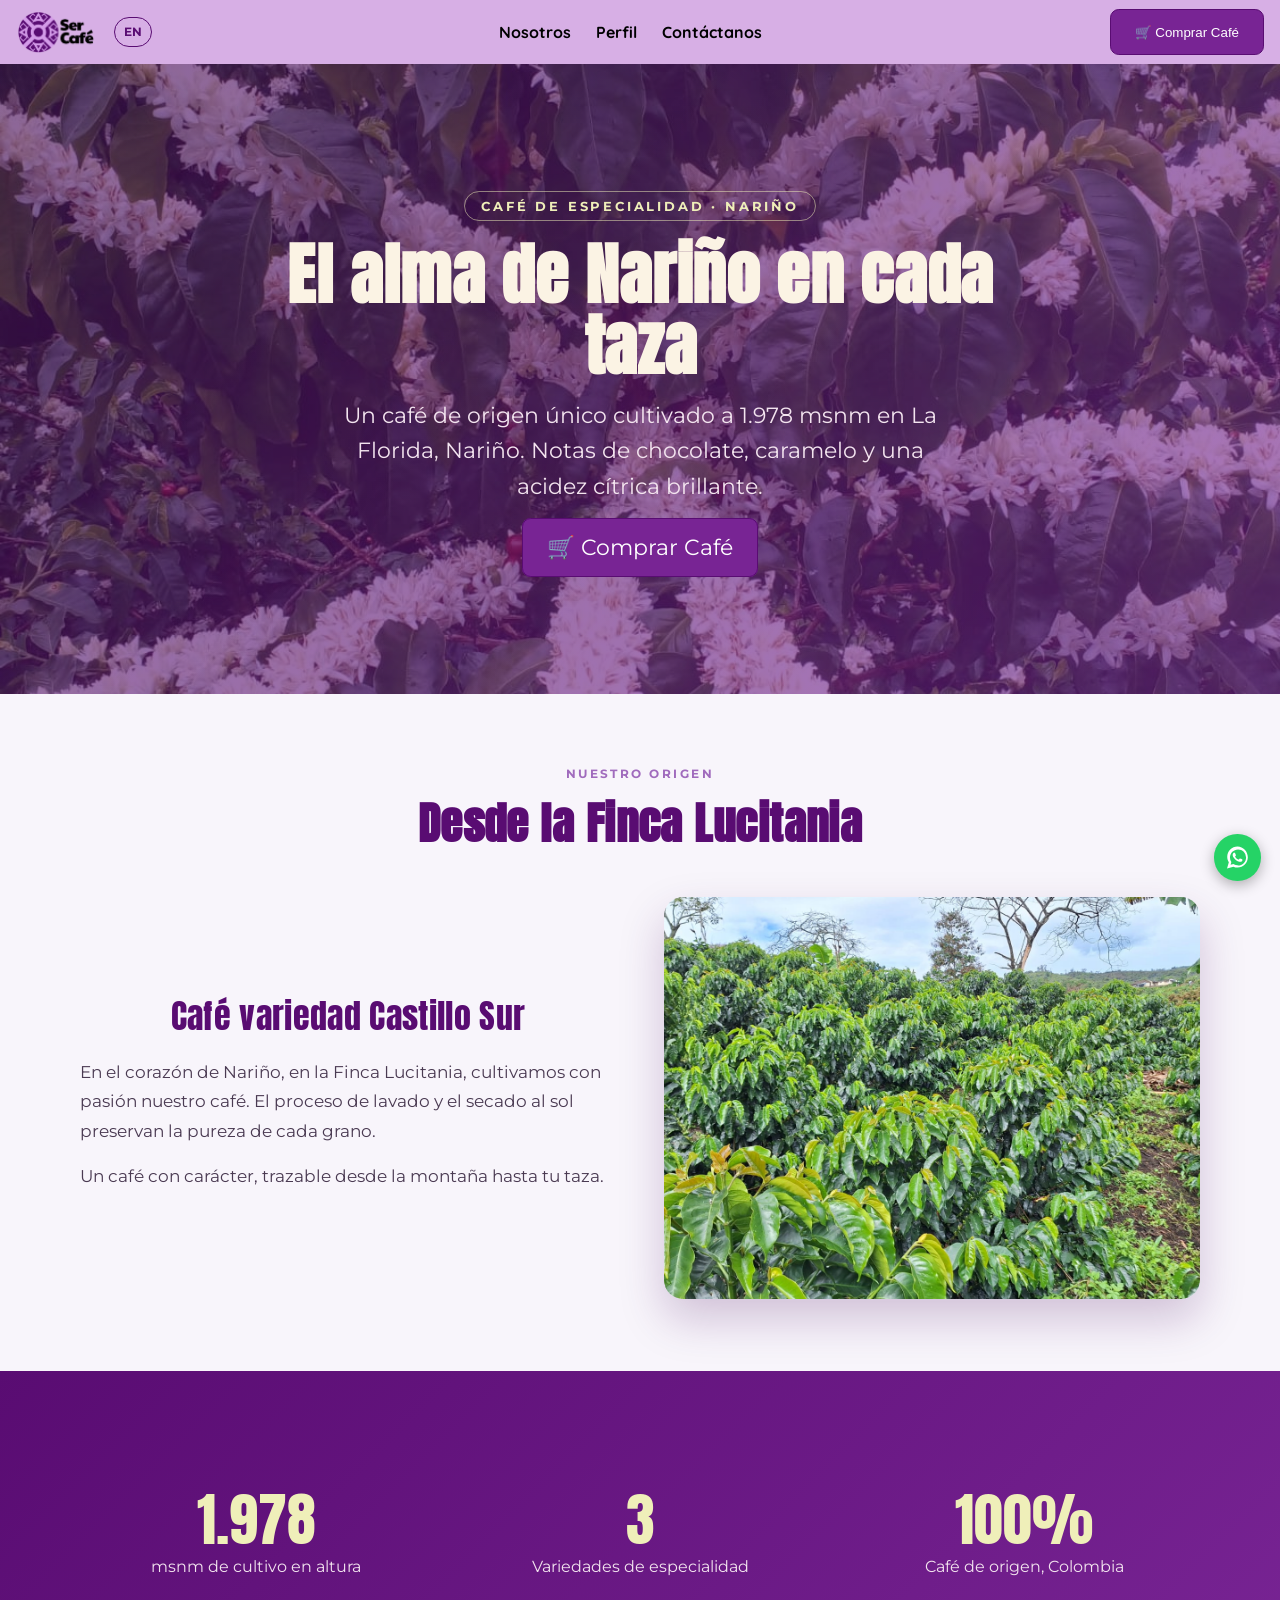
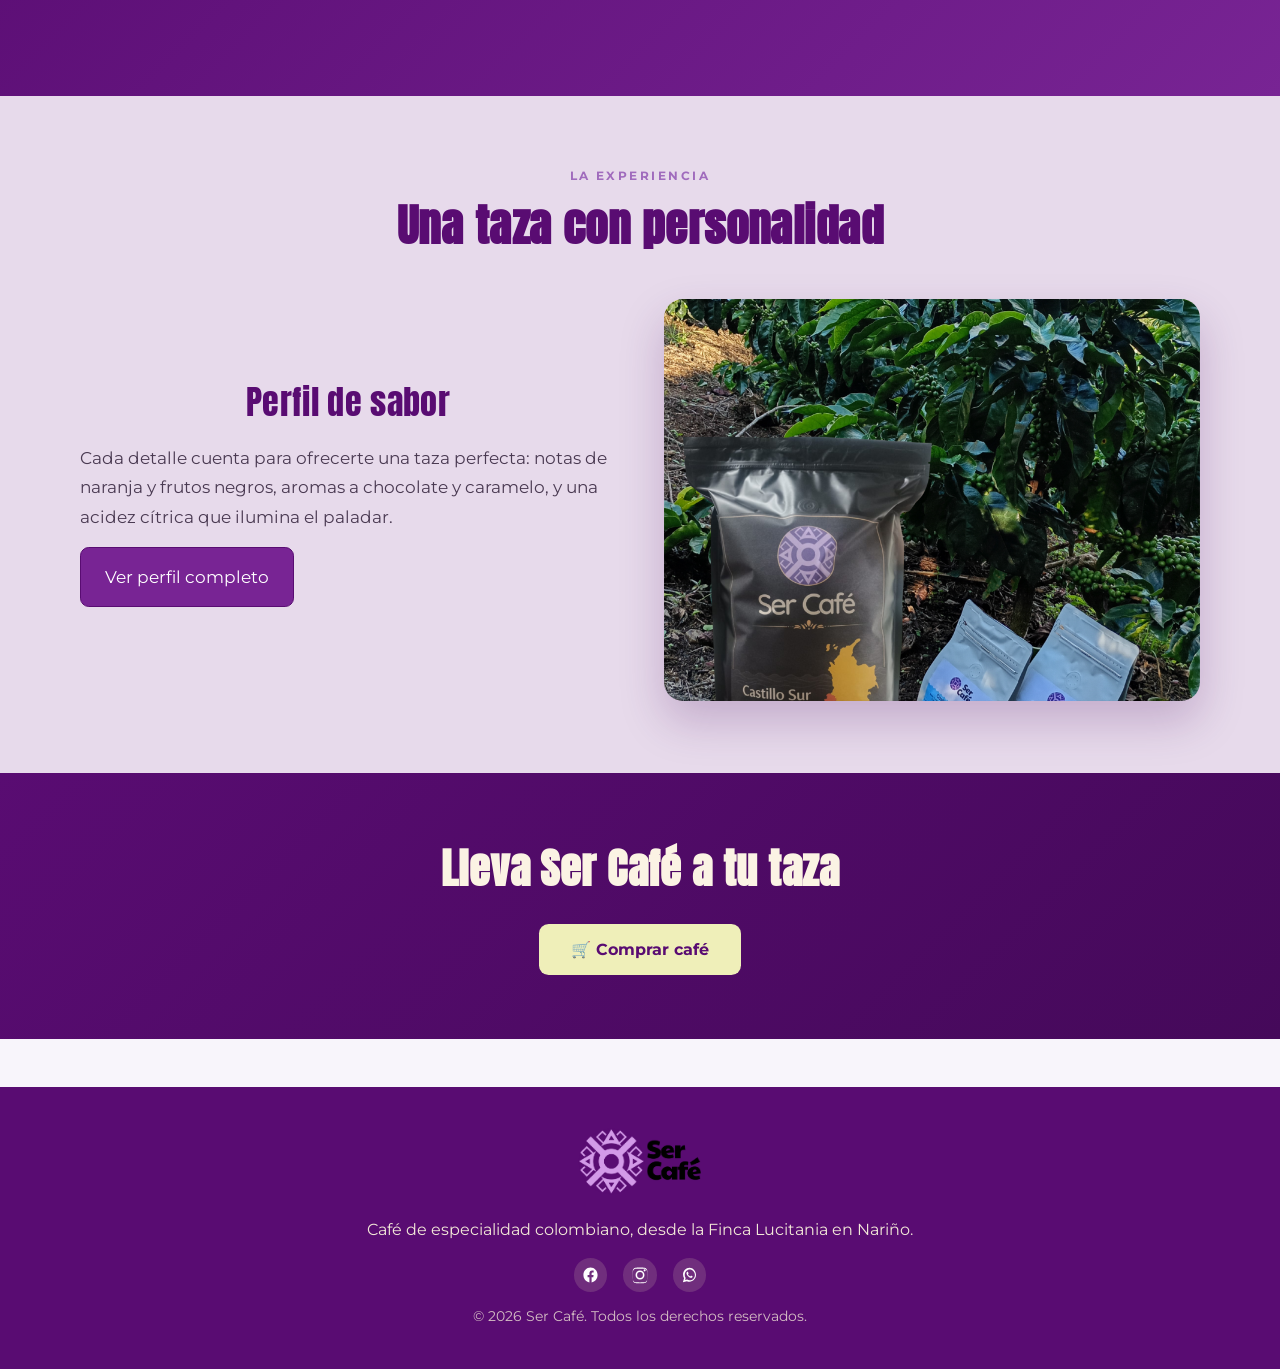
<file: index.html>
<!DOCTYPE html>
<html lang="es">
<head>
    <meta charset="UTF-8">
    <meta name="viewport" content="width=device-width, initial-scale=1.0">
    <title>Ser Café | Café Premium Colombiano</title>
    <link rel="stylesheet" href="styles.css">
    <link rel="icon" href="Img/logoSC-10.png" type="image/png">
    <script src="tracking.js"></script>
    <script src="i18n.js"></script>
</head>
<body class="n2">
    <header>
        <a href="index.html">
            <img class="logoletra logoheader" src="Img/logoSC-letra-02.png" alt="logo">
        </a>
        <nav>
            <ul>
                <li><a href="nosotros.html" data-i18n="nav_nosotros">Nosotros</a></li>
                <li><a href="perfil.html" data-i18n="nav_perfil">Perfil</a></li>
                <li><a href="contactanos.html" data-i18n="nav_contacto">Contáctanos</a></li>
            </ul>
        </nav>
        <button class="btn-tienda" data-i18n="btn_comprar" onclick="window.location.href='tienda.html'">
            🛒 Comprar Café
        </button>
    </header>

    <!-- ===================== HERO ===================== -->
    <section class="n2-hero">
        <img class="n2-hero-img" src="Img/cafe.jpg" alt="Taza de Ser Café" fetchpriority="high" decoding="async">
        <div class="n2-hero-overlay">
            <span class="n2-kicker" data-i18n="idx_kicker">Café de especialidad · Nariño</span>
            <h1 data-i18n="idx_h1">El alma de Nariño en cada taza</h1>
            <p data-i18n="idx_p">Un café de origen único cultivado a 1.978 msnm en La Florida, Nariño.
               Notas de chocolate, caramelo y una acidez cítrica brillante.</p>
            <p style="margin-top:1.6rem;">
                <a href="tienda.html" class="btn-tienda" data-i18n="btn_comprar">🛒 Comprar Café</a>
            </p>
        </div>
    </section>

    <!-- ===================== DESDE LA FINCA ===================== -->
    <section class="n2-section">
        <div class="n2-wrap">
            <span class="n2-eyebrow" data-i18n="idx_origen_eyebrow">Nuestro origen</span>
            <h2 data-i18n="idx_origen_h2">Desde la Finca Lucitania</h2>

            <div class="n2-split invertido">
                <div class="n2-split-media">
                    <img src="Img/finca.jpg" alt="Finca Lucitania" loading="lazy" decoding="async">
                </div>
                <div class="n2-split-text">
                    <h3 data-i18n="idx_origen_h3">Café variedad Castillo Sur</h3>
                    <p data-i18n="idx_origen_p1">En el corazón de Nariño, en la Finca Lucitania, cultivamos con
                       pasión nuestro café. El proceso de lavado y el secado al sol
                       preservan la pureza de cada grano.</p>
                    <p data-i18n="idx_origen_p2">Un café con carácter, trazable desde la montaña hasta tu taza.</p>
                </div>
            </div>
        </div>
    </section>

    <!-- ===================== FRANJA DE DATOS ===================== -->
    <section class="n2-section n2-stats">
        <div class="n2-wrap">
            <div class="n2-stat">
                <span class="n2-stat-num">1.978</span>
                <span class="n2-stat-label" data-i18n="idx_stat1">msnm de cultivo en altura</span>
            </div>
            <div class="n2-stat">
                <span class="n2-stat-num">3</span>
                <span class="n2-stat-label" data-i18n="idx_stat2">Variedades de especialidad</span>
            </div>
            <div class="n2-stat">
                <span class="n2-stat-num">100%</span>
                <span class="n2-stat-label" data-i18n="idx_stat3">Café de origen, Colombia</span>
            </div>
        </div>
    </section>

    <!-- ===================== FICHA / EXPERIENCIA ===================== -->
    <section class="n2-section n2-alt">
        <div class="n2-wrap">
            <span class="n2-eyebrow" data-i18n="idx_exp_eyebrow">La experiencia</span>
            <h2 data-i18n="idx_exp_h2">Una taza con personalidad</h2>

            <div class="n2-split">
                <div class="n2-split-text">
                    <h3 data-i18n="idx_exp_h3">Perfil de sabor</h3>
                    <p data-i18n="idx_exp_p">Cada detalle cuenta para ofrecerte una taza perfecta: notas de
                       naranja y frutos negros, aromas a chocolate y caramelo, y una
                       acidez cítrica que ilumina el paladar.</p>
                    <p>
                        <a href="perfil.html" class="btn-tienda" data-i18n="idx_exp_cta" style="display:inline-block;text-decoration:none;">
                            Ver perfil completo
                        </a>
                    </p>
                </div>
                <div class="n2-split-media">
                    <img src="Img/Presentaciones-01.png" alt="Presentaciones de Ser Café" loading="lazy" decoding="async">
                </div>
            </div>
        </div>
    </section>

    <!-- ===================== CTA ===================== -->
    <section class="n2-cta">
        <h2 data-i18n="idx_cta_h2">Lleva Ser Café a tu taza</h2>
        <a href="tienda.html" class="btn-tienda" data-i18n="idx_cta_btn">🛒 Comprar café</a>
    </section>

    <script src="componentes.js"></script>
</body>
</html>
</file>
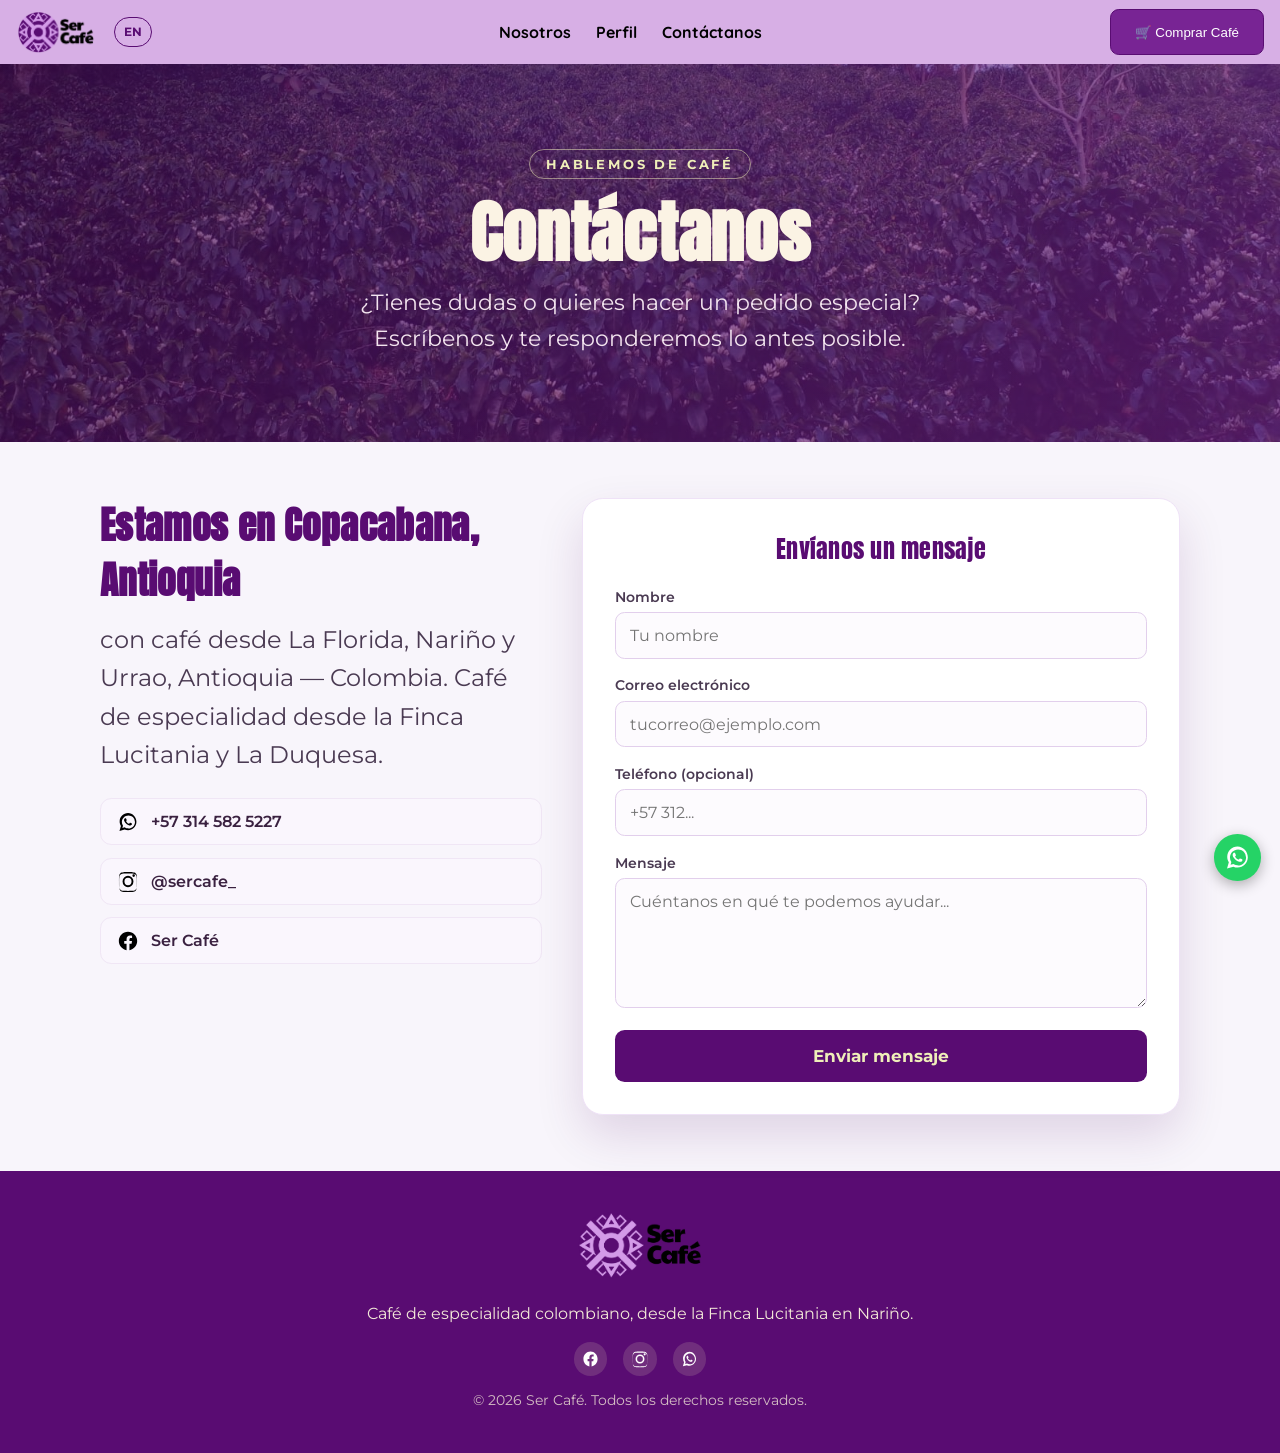
<file: contactanos.html>
<!DOCTYPE html>
<html lang="es">
<head>
    <meta charset="UTF-8">
    <meta name="viewport" content="width=device-width, initial-scale=1.0">
    <title>Ser Café | Contáctanos</title>
    <link rel="stylesheet" href="styles.css">
    <link rel="icon" href="Img/logoSC-10.png" type="image/png">
    <script src="tracking.js"></script>
    <script src="i18n.js"></script>
</head>
<body class="n2">
    <header>
        <a href="index.html">
            <img class="logoletra logoheader" src="Img/logoSC-letra-02.png" alt="logo">
        </a>
        <nav>
            <ul>
                <li><a href="nosotros.html" data-i18n="nav_nosotros">Nosotros</a></li>
                <li><a href="perfil.html" data-i18n="nav_perfil">Perfil</a></li>
                <li><a href="contactanos.html" data-i18n="nav_contacto">Contáctanos</a></li>
            </ul>
        </nav>
        <button class="btn-tienda" data-i18n="btn_comprar" onclick="window.location.href='tienda.html'">
            🛒 Comprar Café
        </button>
    </header>

    <!-- HERO -->
    <section class="n2-hero" style="min-height:42vh;">
        <img class="n2-hero-img" src="Img/fincaL.jpeg" alt="Finca Ser Café" fetchpriority="high" decoding="async">
        <div class="n2-hero-overlay">
            <span class="n2-kicker" data-i18n="cont_kicker">Hablemos de café</span>
            <h1 data-i18n="cont_h1">Contáctanos</h1>
            <p data-i18n="cont_p">¿Tienes dudas o quieres hacer un pedido especial? Escríbenos y te
               responderemos lo antes posible.</p>
        </div>
    </section>

    <div class="cv2-grid">
        <!-- Columna izquierda: datos de contacto -->
        <div class="cv2-info">
            <h2>Estamos en Copacabana, Antioquia</h2>
            <p>con café desde La Florida, Nariño y Urrao, Antioquia — Colombia. Café de especialidad desde la Finca Lucitania y La Duquesa.</p>

            <ul class="cv2-lista">
                <li>
                    <a href="https://wa.me/573145825227" target="_blank" rel="noopener">
                        <img src="Img/whatsapp.svg" alt="WhatsApp"> +57 314 582 5227
                    </a>
                </li>
                <li>
                    <a href="https://www.instagram.com/sercafe_?igsh=MTB3MzYyMnJxdHN5MA==" target="_blank" rel="noopener">
                        <img src="Img/instagram.svg" alt="Instagram"> @sercafe_
                    </a>
                </li>
                <li>
                    <a href="https://www.facebook.com/share/1EkrrGGVoV/" target="_blank" rel="noopener">
                        <img src="Img/facebook.svg" alt="Facebook"> Ser Café
                    </a>
                </li>
            </ul>
        </div>

        <!-- Columna derecha: formulario propio -->
        <div class="cv2-form-card">
            <h3 data-i18n="cont_form_h3">Envíanos un mensaje</h3>

            <form id="formContacto" novalidate>
                <div class="cv2-campo">
                    <label for="nombre" data-i18n="cont_nombre">Nombre</label>
                    <input type="text" id="nombre" name="nombre" required
                           data-i18n-attr="placeholder:cont_nombre_ph"
                           placeholder="Tu nombre">
                </div>

                <div class="cv2-campo">
                    <label for="correo" data-i18n="cont_correo">Correo electrónico</label>
                    <input type="email" id="correo" name="correo" required
                           data-i18n-attr="placeholder:cont_correo_ph"
                           placeholder="tucorreo@ejemplo.com">
                </div>

                <div class="cv2-campo">
                    <label for="telefono" data-i18n="cont_tel">Teléfono (opcional)</label>
                    <input type="tel" id="telefono" name="telefono" required
                           data-i18n-attr="placeholder:cont_tel_ph"
                           placeholder="+57 312...">
                </div>

                <div class="cv2-campo">
                    <label for="mensaje" data-i18n="cont_mensaje">Mensaje</label>
                    <textarea id="mensaje" name="mensaje" required
                              data-i18n-attr="placeholder:cont_mensaje_ph"
                              placeholder="Cuéntanos en qué te podemos ayudar..."></textarea>
                </div>

                <button type="submit" class="cv2-enviar" id="btnEnviar" data-i18n="cont_enviar">
                    Enviar mensaje
                </button>

                <div class="cv2-estado" id="estadoEnvio"></div>
            </form>
        </div>
    </div>

    <script>
    // ============================================================
    //  ENVÍO DEL FORMULARIO A GOOGLE APPS SCRIPT (Web App)
    //  --> Pega aquí la URL de tu Web App (la que termina en /exec).
    //      Es la misma técnica del formulario de Google: por detrás
    //      el script guarda en Sheets y envía el correo con MailApp.
    // ============================================================
    const APPS_SCRIPT_URL = "https://script.google.com/macros/s/AKfycbx_m-350YAksDi_VJpUS0jWfl8Y_D0EK7I_-1W-ccCkgIoLXj7efb8wB39okkVFFwth/exec";

    const form = document.getElementById("formContacto");
    const btn = document.getElementById("btnEnviar");
    const estado = document.getElementById("estadoEnvio");

    form.addEventListener("submit", async (e) => {
        e.preventDefault();

        estado.className = "cv2-estado";
        estado.textContent = "";

        // Validación simple
        if (!form.nombre.value.trim() || !form.correo.value.trim() || !form.mensaje.value.trim() || !form.telefono.value.trim()) {
            estado.className = "cv2-estado error";
            estado.textContent = "Por favor completa nombre, correo, teléfono y mensaje.";
            return;
        }

        if (!APPS_SCRIPT_URL || APPS_SCRIPT_URL.indexOf("/exec") === -1) {
            estado.className = "cv2-estado error";
            estado.textContent = "Falta configurar la URL del Apps Script en el código (APPS_SCRIPT_URL).";
            return;
        }

        btn.disabled = true;
        btn.textContent = "Enviando...";

        try {
            // Enviamos como x-www-form-urlencoded: así Apps Script llena
            // e.parameter de forma fiable (el multipart de FormData a veces no).
            // Es una petición "simple" => no dispara preflight CORS.
            const params = new URLSearchParams();
            params.append("nombre",   form.nombre.value.trim());
            params.append("correo",   form.correo.value.trim());
            params.append("telefono", form.telefono.value.trim());
            params.append("mensaje",  form.mensaje.value.trim());

            await fetch(APPS_SCRIPT_URL, {
                method: "POST",
                mode: "no-cors",   // Apps Script no envía cabeceras CORS
                headers: { "Content-Type": "application/x-www-form-urlencoded;charset=UTF-8" },
                body: params.toString()
            });

            // Conversión de LEAD (Google Ads / GA4) con Enhanced Conversions.
            if (typeof window.trackLead === "function") {
                window.trackLead({
                    nombre:   form.nombre.value.trim(),
                    email:    form.correo.value.trim(),
                    telefono: form.telefono.value.trim()
                });
            }

            // Con no-cors no podemos leer la respuesta, pero el POST sí llega al script.
            form.reset();
            estado.className = "cv2-estado ok";
            estado.textContent = "¡Gracias! Tu mensaje fue enviado. Te responderemos pronto. ☕";
        } catch (err) {
            estado.className = "cv2-estado error";
            estado.textContent = "Ocurrió un error al enviar. Intenta de nuevo o escríbenos por WhatsApp.";
        } finally {
            btn.disabled = false;
            btn.textContent = "Enviar mensaje";
        }
    });
    </script>

    <script src="componentes.js"></script>
</body>
</html>
</file>
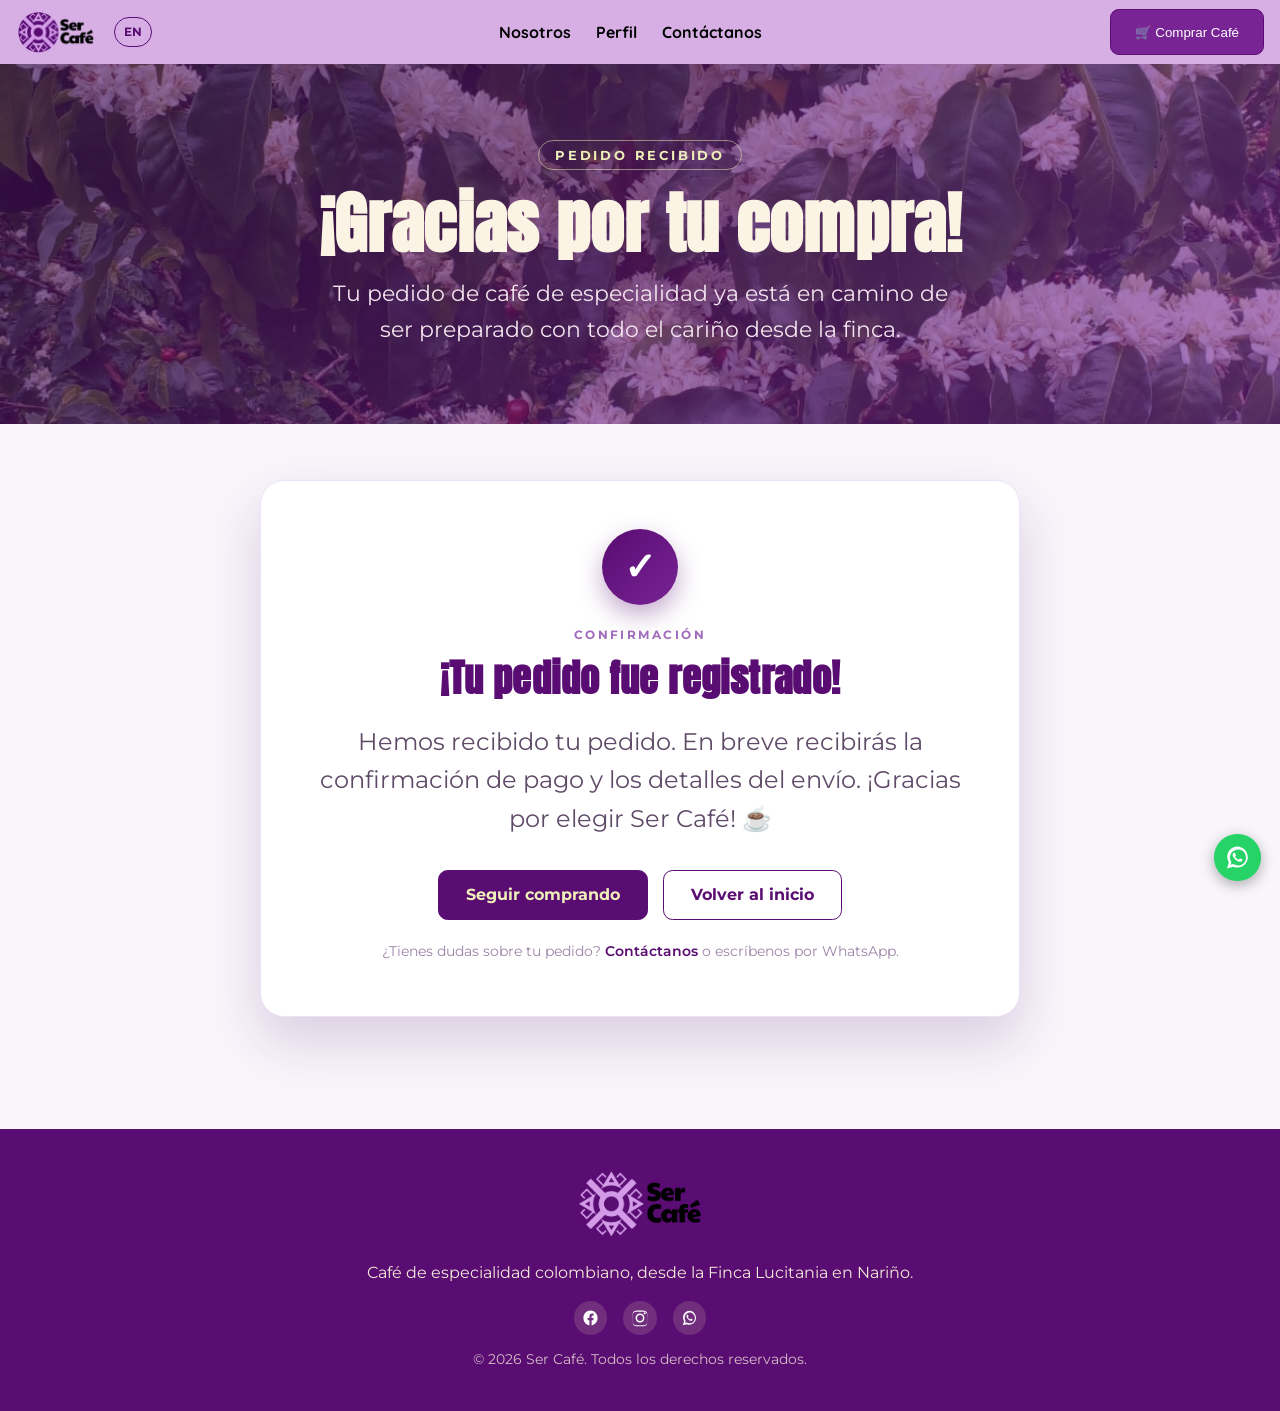
<file: gracias.html>
<!DOCTYPE html>
<html lang="es">
<head>
    <meta charset="UTF-8">
    <meta name="viewport" content="width=device-width, initial-scale=1.0">
    <title>Ser Café | ¡Gracias por tu compra!</title>
    <link rel="stylesheet" href="styles.css">
    <link rel="icon" href="Img/logoSC-10.png" type="image/png">
    <script src="tracking.js"></script>
    <script src="i18n.js"></script>
</head>
<body class="n2">

    <!-- HEADER -->
    <header>
        <a href="index.html">
            <img class="logoletra logoheader" src="Img/logoSC-letra-02.png" alt="Ser Café">
        </a>
        <nav>
            <ul>
                <li><a href="nosotros.html" data-i18n="nav_nosotros">Nosotros</a></li>
                <li><a href="perfil.html" data-i18n="nav_perfil">Perfil</a></li>
                <li><a href="contactanos.html" data-i18n="nav_contacto">Contáctanos</a></li>
            </ul>
        </nav>
        <button class="btn-tienda" data-i18n="btn_comprar" onclick="window.location.href='tienda.html'">
            🛒 Comprar Café
        </button>
    </header>

    <!-- HERO -->
    <section class="n2-hero" style="min-height:40vh;">
        <img class="n2-hero-img" src="Img/cafe.jpg" alt="Café de especialidad Ser Café"
             loading="eager" decoding="async">
        <div class="n2-hero-overlay">
            <span class="n2-kicker" data-i18n="gr_kicker">Pedido recibido</span>
            <h1 data-i18n="gr_h1">¡Gracias por tu compra!</h1>
            <p data-i18n="gr_p">Tu pedido de café de especialidad ya está en camino de ser preparado
               con todo el cariño desde la finca.</p>
        </div>
    </section>

    <!-- CONFIRMACIÓN -->
    <main>
        <section class="gracias-wrap">

            <div class="gracias-card">
                <div class="gracias-check" aria-hidden="true">✓</div>

                <span class="n2-eyebrow" data-i18n="gr_conf">Confirmación</span>
                <h2 id="graciasTitulo" data-i18n="gr_titulo">¡Tu pedido fue registrado!</h2>

                <p class="gracias-mensaje" id="graciasMensaje" data-i18n="gr_mensaje">
                    Hemos recibido tu pedido. En breve recibirás la confirmación de pago y
                    los detalles del envío. ¡Gracias por elegir Ser Café! ☕
                </p>

                <!-- Referencia / estado del pago (se completa con los datos de ePayco) -->
                <div class="gracias-ref" id="graciasRef" style="display:none;">
                    <div class="gracias-ref-fila">
                        <span data-i18n="gr_ref">Referencia:</span>
                        <strong id="refPedido">—</strong>
                    </div>
                    <div class="gracias-ref-fila">
                        <span data-i18n="gr_estado">Estado:</span>
                        <strong id="estadoPago">—</strong>
                    </div>
                </div>

                <!-- Resumen del pedido (se completa desde el carrito guardado) -->
                <div class="gracias-resumen" id="graciasResumen" style="display:none;">
                    <h3 data-i18n="gr_resumen">Resumen de tu pedido</h3>
                    <div id="graciasItems" class="gracias-items"></div>
                    <div class="gracias-totales" id="graciasTotales"></div>
                </div>

                <div class="gracias-acciones">
                    <a href="tienda.html" class="n2-btn-primario" data-i18n="gr_seguir">Seguir comprando</a>
                    <a href="index.html" class="n2-btn-secundario" data-i18n="gr_inicio">Volver al inicio</a>
                </div>

                <p class="gracias-contacto">
                    <span data-i18n="gr_contacto">¿Tienes dudas sobre tu pedido?</span>
                    <a href="contactanos.html" data-i18n="gr_contacto_link">Contáctanos</a>
                    <span data-i18n="gr_contacto_fin">o escríbenos por WhatsApp.</span>
                </p>
            </div>

        </section>
    </main>

    <script src="gracias.js"></script>
    <script src="componentes.js"></script>

</body>
</html>
</file>
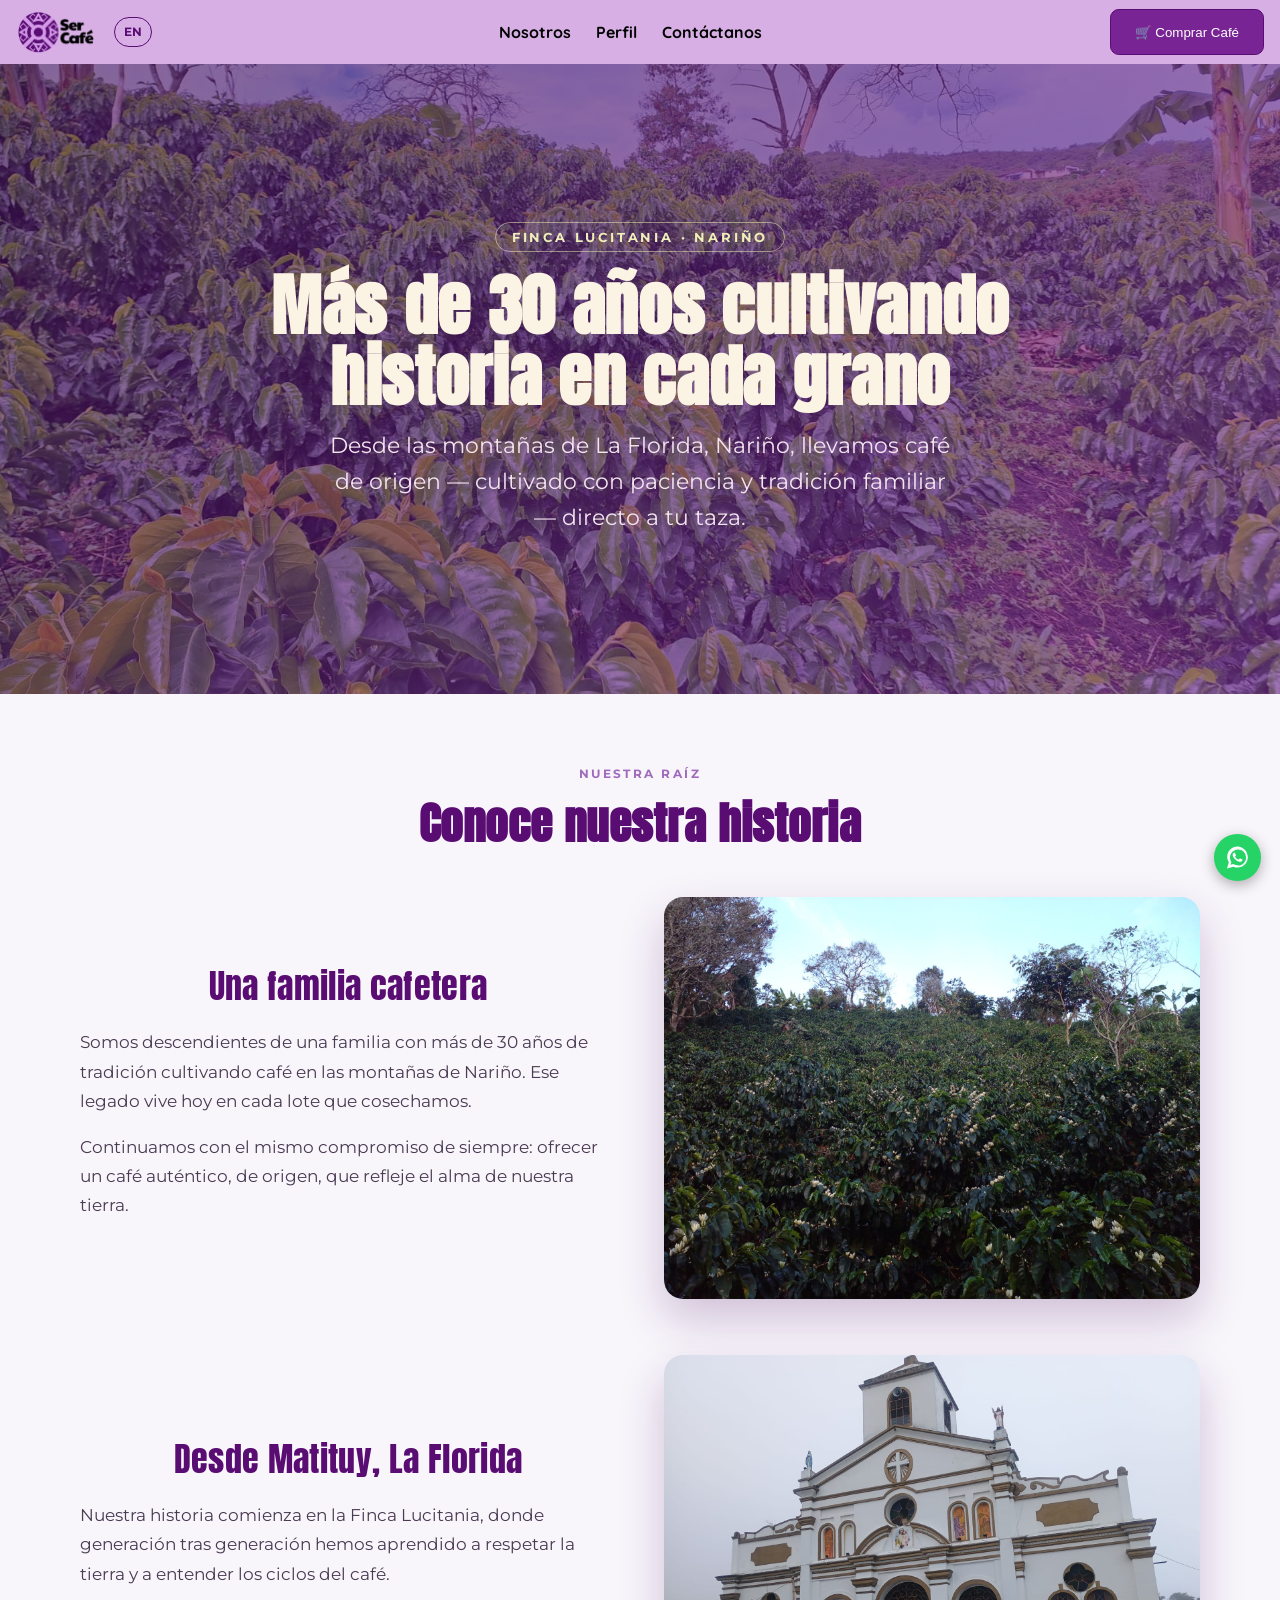
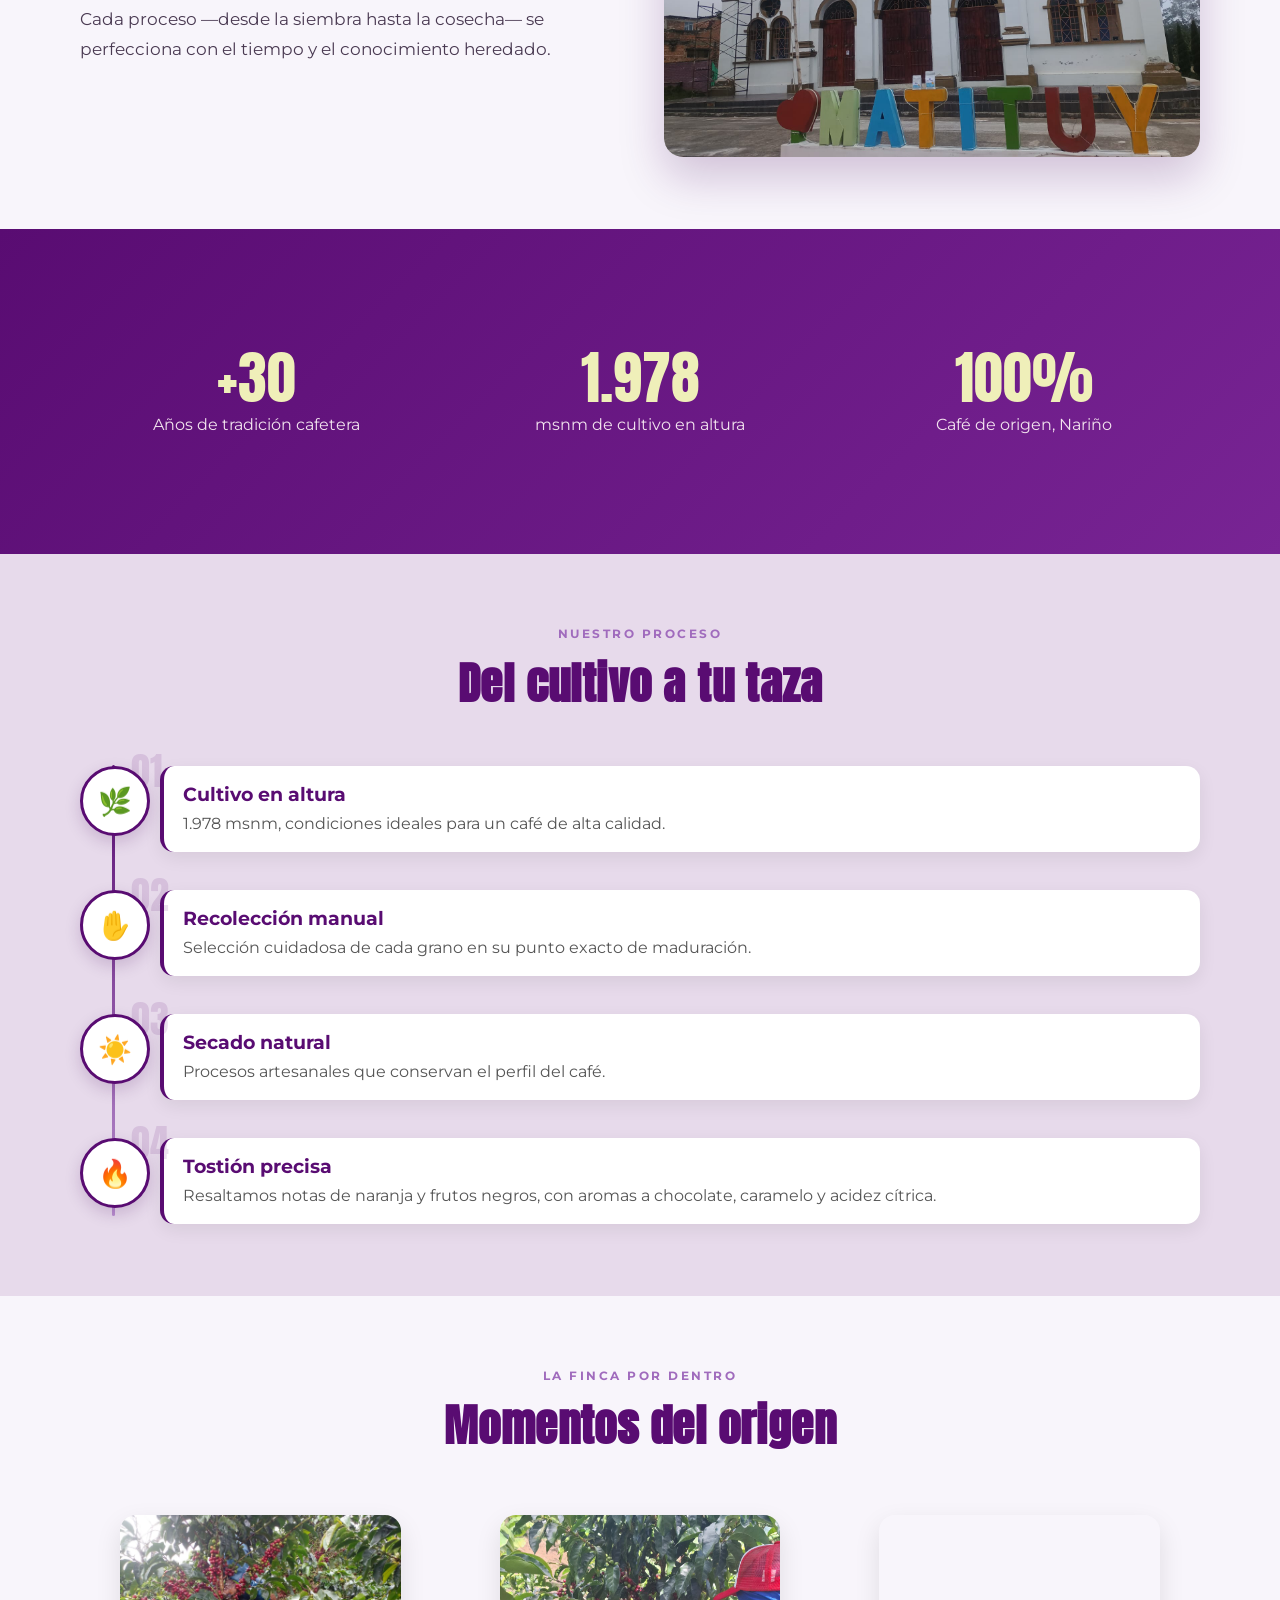
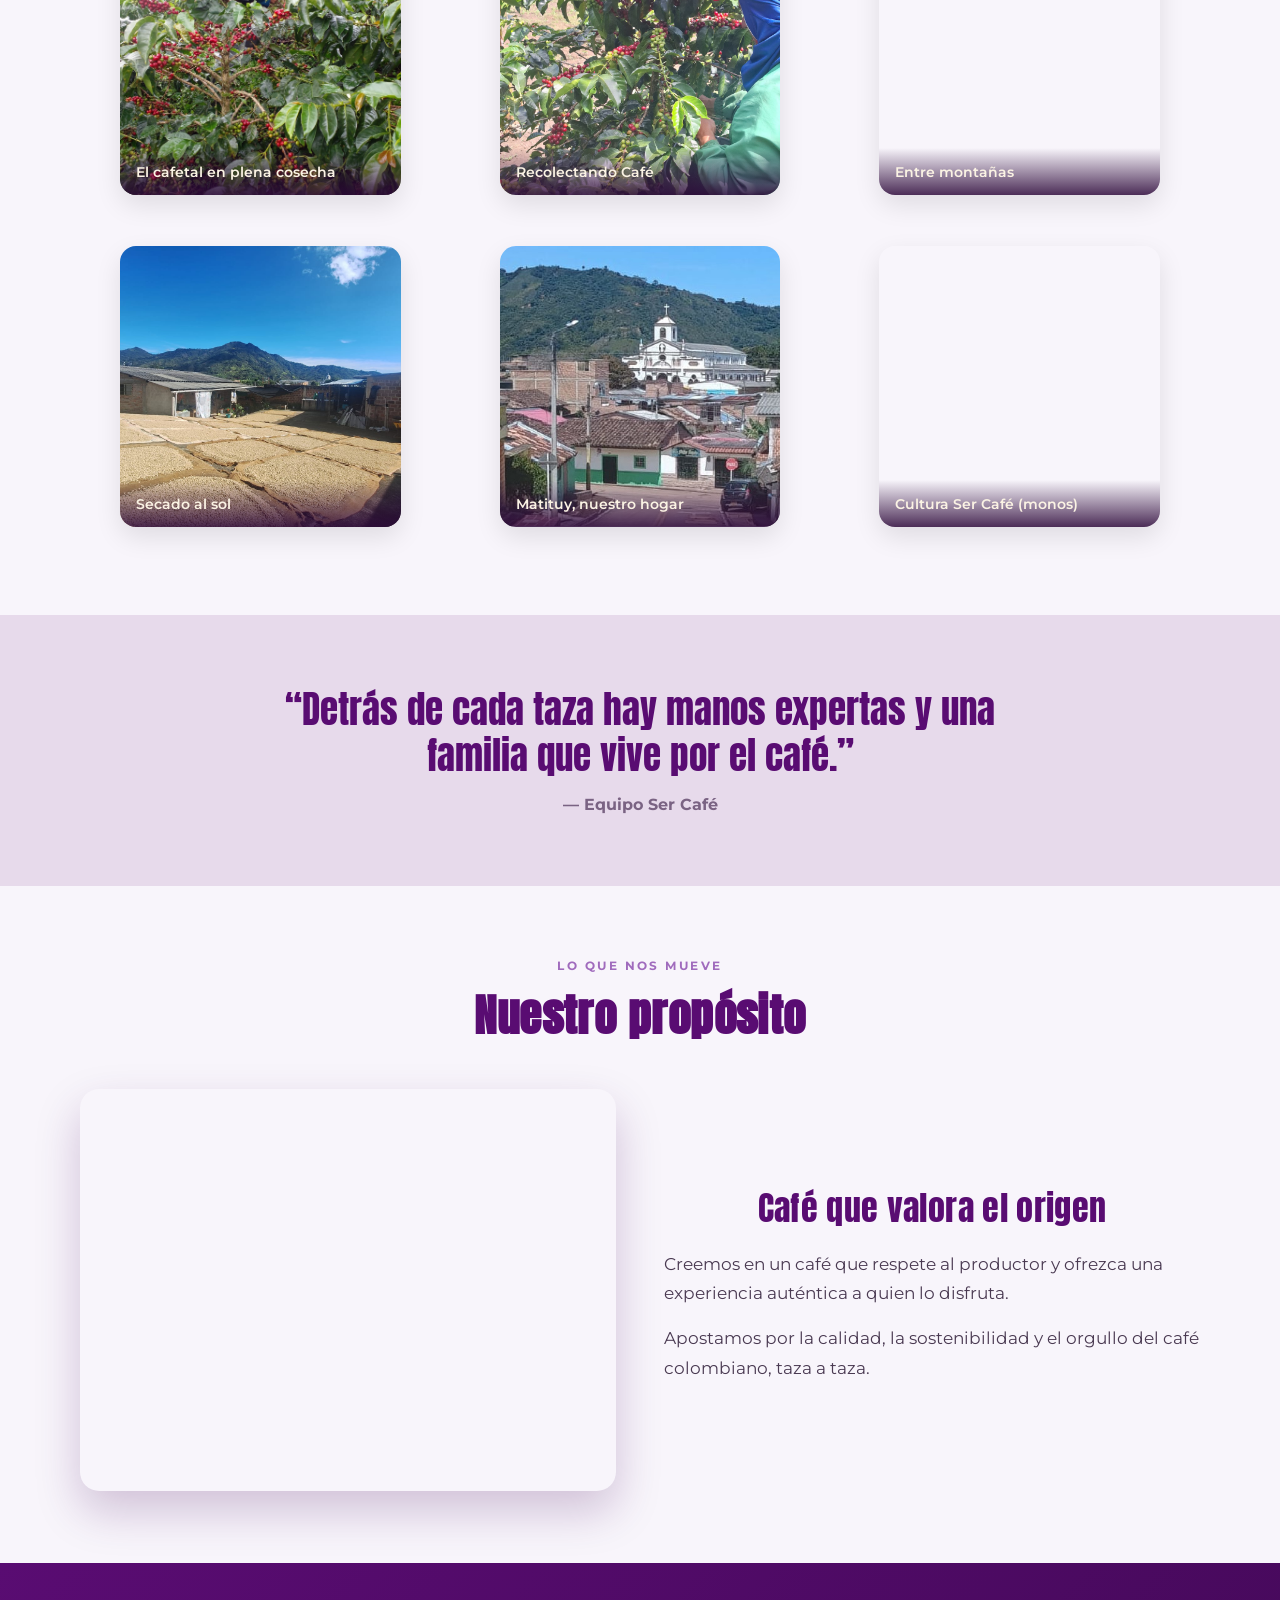
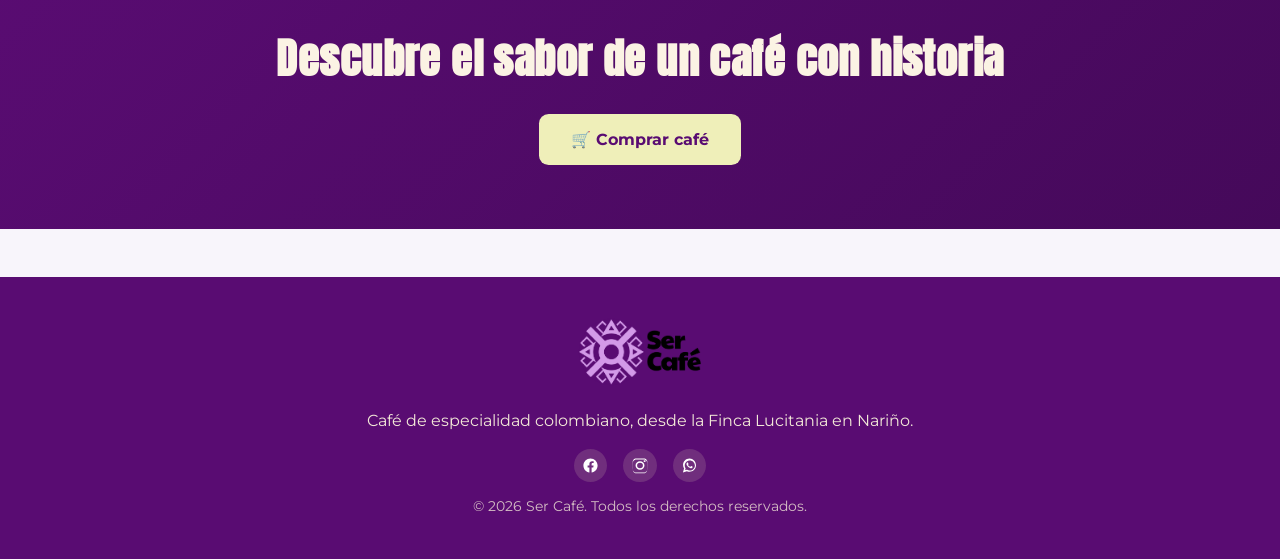
<file: nosotros.html>
<!DOCTYPE html>
<html lang="es">
<head>
    <meta charset="UTF-8">
    <meta name="viewport" content="width=device-width, initial-scale=1.0">
    <title>Ser Café | Nosotros</title>
    <link rel="stylesheet" href="styles.css">
    <link rel="icon" href="Img/logoSC-10.png" type="image/png">
    <script src="tracking.js"></script>
    <script src="i18n.js"></script>
</head>
<body class="n2">
    <header>
        <a href="index.html">
            <img class="logoletra logoheader" src="Img/logoSC-letra-02.png" alt="logo">
        </a>
        <nav>
            <ul>
                <li><a href="nosotros.html" data-i18n="nav_nosotros">Nosotros</a></li>
                <li><a href="perfil.html" data-i18n="nav_perfil">Perfil</a></li>
                <li><a href="contactanos.html" data-i18n="nav_contacto">Contáctanos</a></li>
            </ul>
        </nav>
        <button class="btn-tienda" data-i18n="btn_comprar" onclick="window.location.href='tienda.html'">
            🛒 Comprar Café
        </button>
    </header>

    <!-- ===================== HERO ===================== -->
    <section class="n2-hero">
        <img class="n2-hero-img" src="Img/finca.jpg" alt="Finca de café en Nariño" fetchpriority="high" decoding="async">
        <div class="n2-hero-overlay">
            <span class="n2-kicker">Finca Lucitania · Nariño</span>
            <h1>Más de 30 años cultivando historia en cada grano</h1>
            <p>Desde las montañas de La Florida, Nariño, llevamos café de origen —
               cultivado con paciencia y tradición familiar— directo a tu taza.</p>
        </div>
    </section>

    <!-- ===================== HISTORIA (zigzag) ===================== -->
    <section class="n2-section">
        <div class="n2-wrap">
            <span class="n2-eyebrow">Nuestra raíz</span>
            <h2>Conoce nuestra historia</h2>

            <!-- Bloque 1: texto | imagen -->
            <div class="n2-split">
                <div class="n2-split-text">
                    <h3>Una familia cafetera</h3>
                    <p>Somos descendientes de una familia con más de 30 años de tradición
                       cultivando café en las montañas de Nariño. Ese legado vive hoy en
                       cada lote que cosechamos.</p>
                    <p>Continuamos con el mismo compromiso de siempre: ofrecer un café
                       auténtico, de origen, que refleje el alma de nuestra tierra.</p>
                </div>
                <div class="n2-split-media">
                    <img src="Img/fincaL.jpeg" alt="Familia cafetera en la Finca Lucitania" loading="lazy" decoding="async">
                </div>
            </div>

            <!-- Bloque 2: imagen | texto (invertido) -->
            <div class="n2-split invertido">
                <div class="n2-split-media">
                    <img src="Img/Matituy.jpeg" alt="Veredas de Matituy, La Florida" loading="lazy" decoding="async">
                </div>
                <div class="n2-split-text">
                    <h3>Desde Matituy, La Florida</h3>
                    <p>Nuestra historia comienza en la Finca Lucitania, donde generación
                       tras generación hemos aprendido a respetar la tierra y a entender
                       los ciclos del café.</p>
                    <p>Cada proceso —desde la siembra hasta la cosecha— se perfecciona
                       con el tiempo y el conocimiento heredado.</p>
                </div>
            </div>
        </div>
    </section>

    <!-- ===================== DATOS DESTACADOS ===================== -->
    <section class="n2-section n2-stats">
        <div class="n2-wrap">
            <div class="n2-stat">
                <span class="n2-stat-num">+30</span>
                <span class="n2-stat-label">Años de tradición cafetera</span>
            </div>
            <div class="n2-stat">
                <span class="n2-stat-num">1.978</span>
                <span class="n2-stat-label">msnm de cultivo en altura</span>
            </div>
            <div class="n2-stat">
                <span class="n2-stat-num">100%</span>
                <span class="n2-stat-label">Café de origen, Nariño</span>
            </div>
        </div>
    </section>

    <!-- ===================== TRAYECTORIA ===================== -->
    <section class="n2-section n2-alt">
        <div class="n2-wrap">
            <span class="n2-eyebrow">Nuestro proceso</span>
            <h2>Del cultivo a tu taza</h2>

            <ol class="trayectoria">
                <li class="paso">
                    <span class="paso-num">01</span>
                    <div class="paso-icono">🌿</div>
                    <div class="paso-texto">
                        <h4>Cultivo en altura</h4>
                        <p>1.978 msnm, condiciones ideales para un café de alta calidad.</p>
                    </div>
                </li>
                <li class="paso">
                    <span class="paso-num">02</span>
                    <div class="paso-icono">✋</div>
                    <div class="paso-texto">
                        <h4>Recolección manual</h4>
                        <p>Selección cuidadosa de cada grano en su punto exacto de maduración.</p>
                    </div>
                </li>
                <li class="paso">
                    <span class="paso-num">03</span>
                    <div class="paso-icono">☀️</div>
                    <div class="paso-texto">
                        <h4>Secado natural</h4>
                        <p>Procesos artesanales que conservan el perfil del café.</p>
                    </div>
                </li>
                <li class="paso">
                    <span class="paso-num">04</span>
                    <div class="paso-icono">🔥</div>
                    <div class="paso-texto">
                        <h4>Tostión precisa</h4>
                        <p>Resaltamos notas de naranja y frutos negros, con aromas a chocolate, caramelo y acidez cítrica.</p>
                    </div>
                </li>
            </ol>
        </div>
    </section>

    <!-- ===================== GALERÍA / FOTOS FUTURAS ===================== -->
    <section class="n2-section">
        <div class="n2-wrap">
            <span class="n2-eyebrow">La finca por dentro</span>
            <h2>Momentos del origen</h2>

            <div class="n2-galeria">
                <!-- Foto real existente -->
                <figure class="n2-foto">
                    <img src="Img/Nosotros_cosecha.jpg" alt="Cultivo de café en la finca" loading="lazy" decoding="async">
                    <figcaption>El cafetal en plena cosecha</figcaption>
                </figure>

                <!-- Placeholder para foto futura -->   
                <figure class="n2-foto">
                    <img src="Img/Nosotros_recolectando.jpeg" alt="Recolección de café en la finca" loading="lazy" decoding="async">
                    <figcaption>Recolectando Café</figcaption>
                </figure>

                <!-- Foto real existente -->
                <figure class="n2-foto">
                    <img src="Img/Nosotros_montañas.jpg" alt="Paisaje de la finca en Nariño" loading="lazy" decoding="async">
                    <figcaption>Entre montañas</figcaption>
                </figure>

                <!-- Placeholder para foto futura -->
                <figure class="n2-foto">
                    <img src="Img/Nosotros_secado.jpg" alt="Secado de café" loading="lazy" decoding="async">
                    <figcaption>Secado al sol</figcaption>
                </figure>

                <!-- Foto real existente -->
                <figure class="n2-foto">
                    <img src="Img/matituy.jpg" alt="Vereda Matituy" loading="lazy" decoding="async">
                    <figcaption>Matituy, nuestro hogar</figcaption>
                </figure>

                <!-- Placeholder para foto futura -->
                <figure class="n2-foto">
                    <img src="Img/Nosotros_costumbres.jpg" alt="Vereda Matituy" loading="lazy" decoding="async">
                    <figcaption>Cultura Ser Café (monos)</figcaption>
                </figure>
            </div>
        </div>
    </section>

    <!-- ===================== CITA ===================== -->
    <section class="n2-section n2-alt">
        <div class="n2-wrap n2-cita">
            <blockquote>Detrás de cada taza hay manos expertas y una familia que vive por el café.</blockquote>
            <cite>— Equipo Ser Café</cite>
        </div>
    </section>

    <!-- ===================== PROPÓSITO ===================== -->
    <section class="n2-section">
        <div class="n2-wrap">
            <span class="n2-eyebrow">Lo que nos mueve</span>
            <h2>Nuestro propósito</h2>
            <div class="n2-split">
                <div class="n2-split-media">
                    <img src="Img/cafe.jpg" alt="Taza de Ser Café" loading="lazy" decoding="async">
                </div>
                <div class="n2-split-text">
                    <h3>Café que valora el origen</h3>
                    <p>Creemos en un café que respete al productor y ofrezca una
                       experiencia auténtica a quien lo disfruta.</p>
                    <p>Apostamos por la calidad, la sostenibilidad y el orgullo del
                       café colombiano, taza a taza.</p>
                </div>
            </div>
        </div>
    </section>

    <!-- ===================== CTA ===================== -->
    <section class="n2-cta">
        <h2>Descubre el sabor de un café con historia</h2>
        <a href="tienda.html" class="btn-tienda">🛒 Comprar café</a>
    </section>

    <script src="componentes.js"></script>
</body>
</html>
</file>
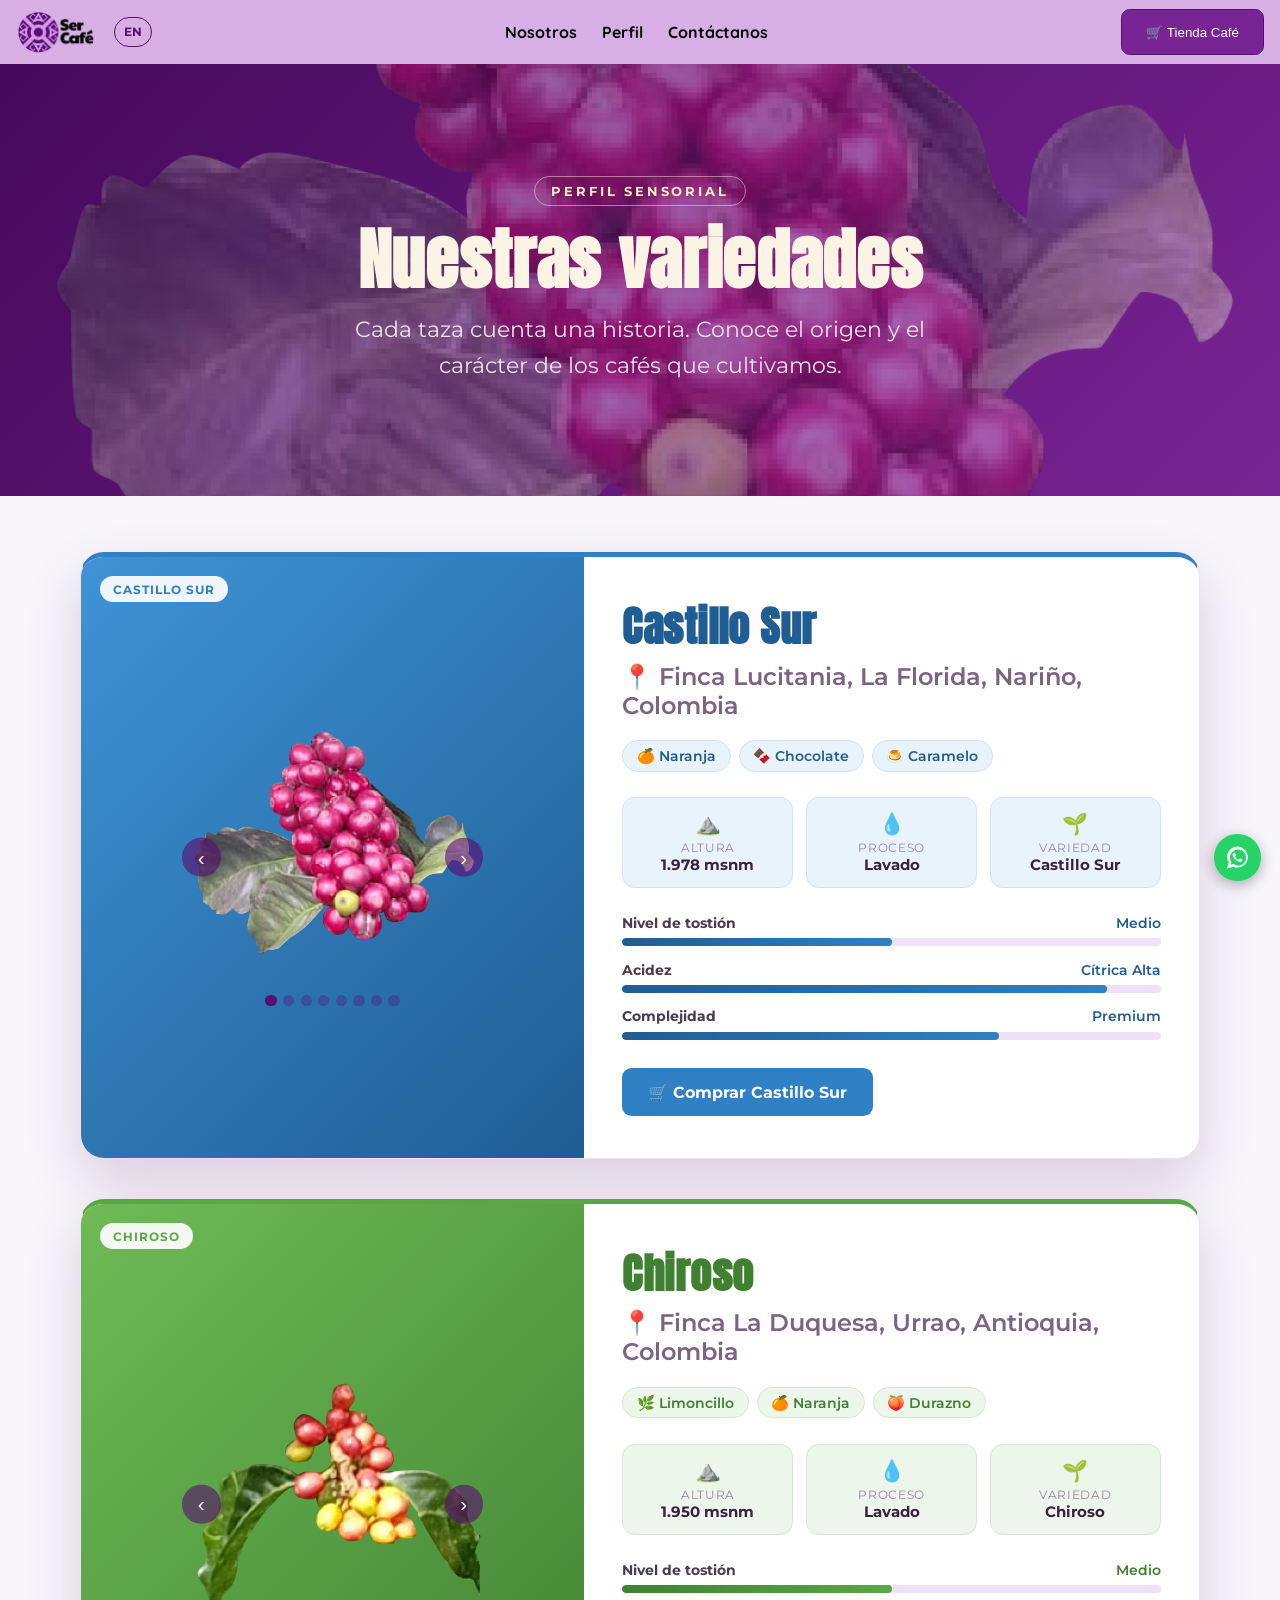
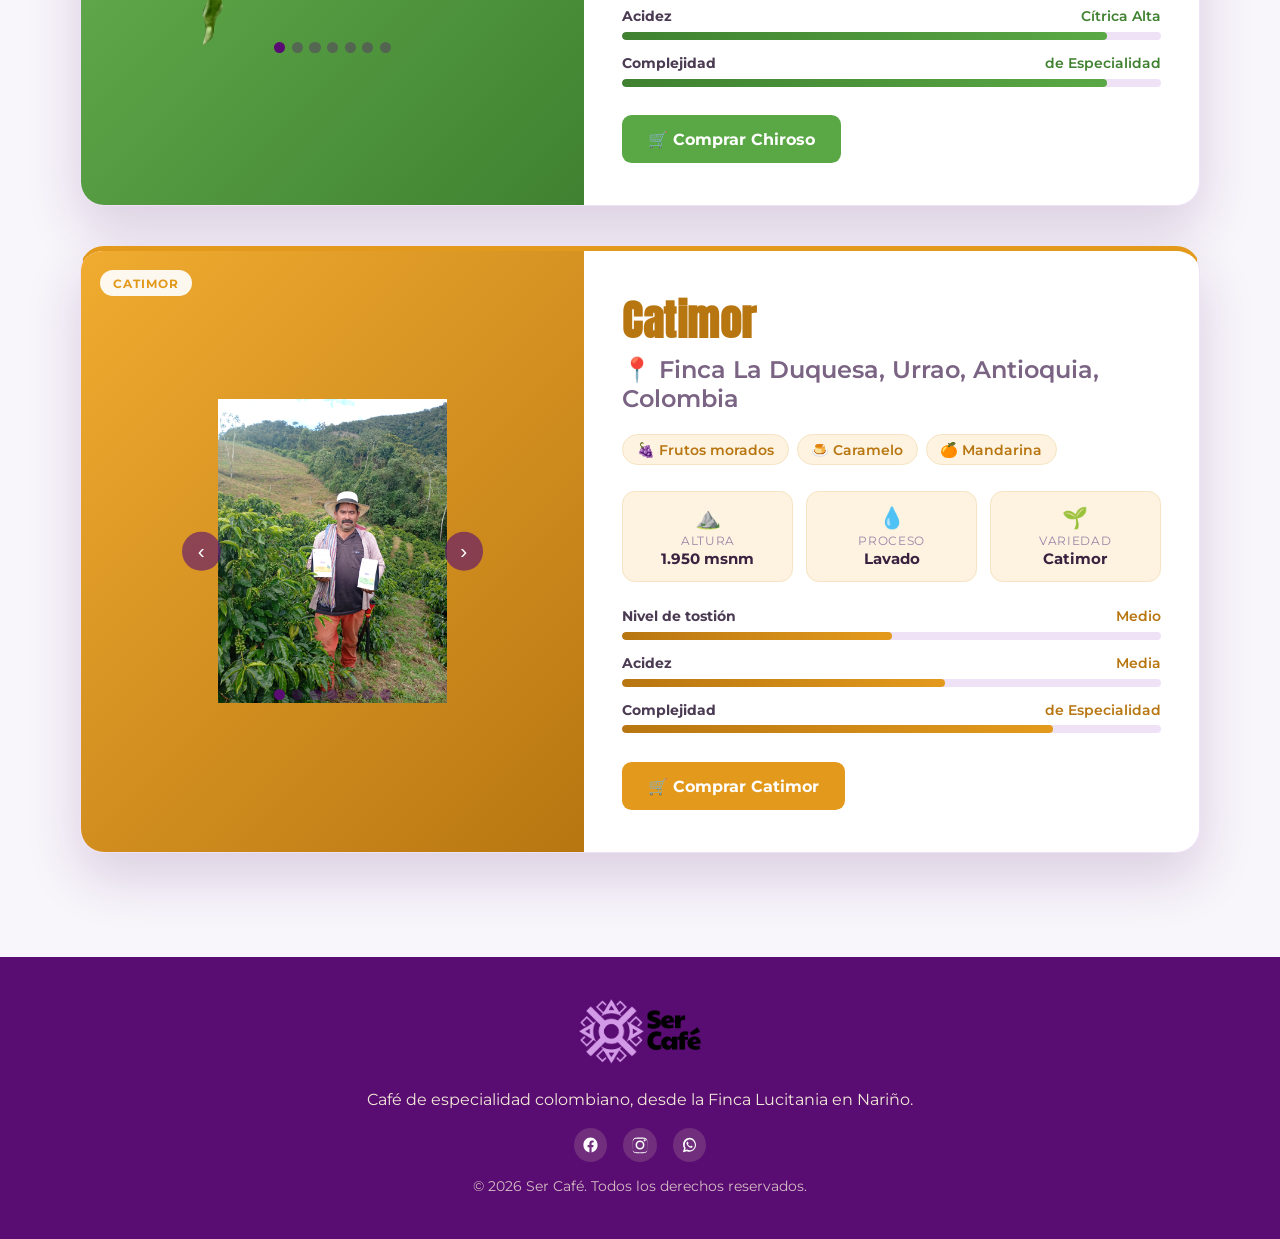
<file: perfil.html>
<!DOCTYPE html>
<html lang="es">
<head>
    <meta charset="UTF-8">
    <meta name="viewport" content="width=device-width, initial-scale=1.0">
    <title>Ser Café | Perfil de nuestro Café</title>
    <link rel="stylesheet" href="styles.css">
    <link rel="icon" href="Img/logoSC-10.png" type="image/png">
    <script src="tracking.js"></script>
    <script src="i18n.js"></script>
</head>
<body class="n2">
    <header>
        <a href="index.html">
            <img class="logoletra logoheader" src="Img/logoSC-letra-02.png" alt="logo">
        </a>
        <nav>
            <ul>
                <li><a href="nosotros.html" data-i18n="nav_nosotros">Nosotros</a></li>
                <li><a href="perfil.html" data-i18n="nav_perfil">Perfil</a></li>
                <li><a href="contactanos.html" data-i18n="nav_contacto">Contáctanos</a></li>
            </ul>
        </nav>
        <button class="btn-tienda" data-i18n="btn_tienda_cafe" onclick="window.location.href='tienda.html'">
            🛒 Tienda Café
        </button>
    </header>

    <!-- HERO -->
    <section class="n2-hero" style="min-height:48vh;">
        <img class="n2-hero-img" src="Img/Grano_Castillo-01.png" alt="Granos de café" fetchpriority="high" decoding="async">
        <div class="n2-hero-overlay">
            <span class="n2-kicker" data-i18n="perfil_kicker">Perfil sensorial</span>
            <h1 data-i18n="perfil_h1">Nuestras variedades</h1>
            <p data-i18n="perfil_p">Cada taza cuenta una historia. Conoce el origen y el carácter de los
               cafés que cultivamos.</p>
        </div>
    </section>

    <div class="pv2-wrap">

        <!-- ============ CASTILLO SUR ============ -->
        <article class="pv2-card var-castillo">
            <div class="pv2-media">
                <span class="pv2-badge">Castillo Sur</span>
                <div class="carrusel">
                    <div class="carrusel-slide activo">
                        <img src="Img/Grano_Castillo-01.png" alt="Grano Castillo Sur" loading="lazy" decoding="async">
                    </div>
                    <div class="carrusel-slide">
                        <img src="Img/finca.jpg" alt="Finca Lucitania" loading="lazy" decoding="async">
                    </div>
                    <div class="carrusel-slide">
                        <img src="Img/Presentaciones-01.png" alt="Presentaciones Ser Café" loading="lazy" decoding="async">
                    </div>
                    <div class="carrusel-slide">
                        <img src="Img/Nosotros_recolectando.jpeg" alt="Recolectando Ser Café" loading="lazy" decoding="async">
                    </div>
                    <div class="carrusel-slide">
                        <img src="Img/cafe.jpg" alt="Floración" loading="lazy" decoding="async">
                    </div>
                    <div class="carrusel-slide">
                        <img src="Img/CS-250gr.png" alt="250gr" loading="lazy" decoding="async">
                    </div>
                    <div class="carrusel-slide">
                        <img src="Img/CS-500gr.png" alt="500gr" loading="lazy" decoding="async">
                    </div>
                    <div class="carrusel-slide">
                        <img src="Img/CS-2500gr.png" alt="2500gr" loading="lazy" decoding="async">
                    </div>
                    <button class="carrusel-prev" aria-label="Anterior">‹</button>
                    <button class="carrusel-next" aria-label="Siguiente">›</button>
                    <div class="carrusel-puntos"></div>
                </div>
            </div>

            <div class="pv2-body">
                <h2>Castillo Sur</h2>
                <p class="pv2-origen">📍 Finca Lucitania, La Florida, Nariño, Colombia</p>

                <div class="pv2-notas">
                    <span class="pv2-nota">🍊 Naranja</span>
                    <span class="pv2-nota">🍫 Chocolate</span>
                    <span class="pv2-nota">🍮 Caramelo</span>
                </div>

                <div class="pv2-datos">
                    <div class="pv2-dato">
                        <span class="pv2-dato-icono">⛰️</span>
                        <span class="pv2-dato-label" data-i18n="perfil_altura">Altura</span>
                        <span class="pv2-dato-valor">1.978 msnm</span>
                    </div>
                    <div class="pv2-dato">
                        <span class="pv2-dato-icono">💧</span>
                        <span class="pv2-dato-label" data-i18n="perfil_proceso">Proceso</span>
                        <span class="pv2-dato-valor">Lavado</span>
                    </div>
                    <div class="pv2-dato">
                        <span class="pv2-dato-icono">🌱</span>
                        <span class="pv2-dato-label" data-i18n="perfil_variedad">Variedad</span>
                        <span class="pv2-dato-valor">Castillo Sur</span>
                    </div>
                </div>

                <div class="pv2-medidores">
                    <div class="pv2-medidor">
                        <span class="pv2-medidor-label"><span data-i18n="perfil_tostion">Nivel de tostión</span><span>Medio</span></span>
                        <div class="pv2-barra" data-nivel="2.5"><i></i></div>
                    </div>
                    <div class="pv2-medidor">
                        <span class="pv2-medidor-label"><span data-i18n="perfil_acidez">Acidez</span><span>Cítrica Alta</span></span>
                        <div class="pv2-barra" data-nivel="4.5"><i></i></div>
                    </div>
                    <div class="pv2-medidor">
                        <span class="pv2-medidor-label"><span data-i18n="perfil_complejidad">Complejidad</span><span>Premium</span></span>
                        <div class="pv2-barra" data-nivel="3.5"><i></i></div>
                    </div>
                </div>

                <a href="tienda.html" class="pv2-cta">🛒 Comprar Castillo Sur</a>
            </div>
        </article>

        <!-- ============ CHIROSO ============ -->
        <article class="pv2-card var-chiroso">
            <div class="pv2-media">
                <span class="pv2-badge">Chiroso</span>
                <div class="carrusel">
                    <div class="carrusel-slide activo">
                        <img src="Img/Grano_Chiroso-02.png" alt="Grano Chiroso" loading="lazy" decoding="async">
                    </div>
                    <div class="carrusel-slide">
                        <img src="Img/La_Duquesa/Duquesa_Arminsul.jpg" alt="Propietario" loading="lazy" decoding="async">
                    </div>
                    <div class="carrusel-slide">
                        <img src="Img/La_Duquesa/Duquesa_Finca.jpg" alt="Finca La Duquesa" loading="lazy" decoding="async">
                    </div>
                    <div class="carrusel-slide">
                        <img src="Img/La_Duquesa/Duquesa_Iglesia.jpg" alt="Urrao, Antioquia" loading="lazy" decoding="async">
                    </div>
                    <div class="carrusel-slide">
                        <img src="Img/CH-250gr.png" alt="250gr" loading="lazy" decoding="async">
                    </div>
                    <div class="carrusel-slide">
                        <img src="Img/CH-500gr.png" alt="500gr" loading="lazy" decoding="async">
                    </div>
                    <div class="carrusel-slide">
                        <img src="Img/CH-2500gr.png" alt="2500gr" loading="lazy" decoding="async">
                    </div>
                    <button class="carrusel-prev" aria-label="Anterior">‹</button>
                    <button class="carrusel-next" aria-label="Siguiente">›</button>
                    <div class="carrusel-puntos"></div>
                </div>
            </div>

            <div class="pv2-body">
                <h2>Chiroso</h2>
                <p class="pv2-origen">📍 Finca La Duquesa, Urrao, Antioquia, Colombia</p>

                <div class="pv2-notas">
                    <span class="pv2-nota">🌿 Limoncillo</span>
                    <span class="pv2-nota">🍊 Naranja</span>
                    <span class="pv2-nota">🍑 Durazno</span>
                </div>

                <div class="pv2-datos">
                    <div class="pv2-dato">
                        <span class="pv2-dato-icono">⛰️</span>
                        <span class="pv2-dato-label" data-i18n="perfil_altura">Altura</span>
                        <span class="pv2-dato-valor">1.950 msnm</span>
                    </div>
                    <div class="pv2-dato">
                        <span class="pv2-dato-icono">💧</span>
                        <span class="pv2-dato-label" data-i18n="perfil_proceso">Proceso</span>
                        <span class="pv2-dato-valor">Lavado</span>
                    </div>
                    <div class="pv2-dato">
                        <span class="pv2-dato-icono">🌱</span>
                        <span class="pv2-dato-label" data-i18n="perfil_variedad">Variedad</span>
                        <span class="pv2-dato-valor">Chiroso</span>
                    </div>
                </div>

                <div class="pv2-medidores">
                    <div class="pv2-medidor">
                        <span class="pv2-medidor-label"><span data-i18n="perfil_tostion">Nivel de tostión</span><span>Medio</span></span>
                        <div class="pv2-barra" data-nivel="2.5"><i></i></div>
                    </div>
                    <div class="pv2-medidor">
                        <span class="pv2-medidor-label"><span data-i18n="perfil_acidez">Acidez</span><span>Cítrica Alta</span></span>
                        <div class="pv2-barra" data-nivel="4.5"><i></i></div>
                    </div>
                    <div class="pv2-medidor">
                        <span class="pv2-medidor-label"><span data-i18n="perfil_complejidad">Complejidad</span><span>de Especialidad</span></span>
                        <div class="pv2-barra" data-nivel="4.5"><i></i></div>
                    </div>
                </div>

                <a href="tienda.html" class="pv2-cta">🛒 Comprar Chiroso</a>
            </div>
        </article>

        <!-- ============ CATIMOR ============ -->
        <article class="pv2-card var-catimor">
            <div class="pv2-media">
                <span class="pv2-badge">Catimor</span>
                <div class="carrusel">
                    <div class="carrusel-slide">
                        <img src="Img/La_Duquesa/Duquesa_Arminsul.jpg" alt="Propietario" loading="lazy" decoding="async">
                    </div>
                    <div class="carrusel-slide activo">
                        <img src="Img/Grano_Chiroso-02.png" alt="Grano Chiroso" loading="lazy" decoding="async">
                    </div>
                    <div class="carrusel-slide">
                        <img src="Img/La_Duquesa/Duquesa_Finca.jpg" alt="Finca La Duquesa" loading="lazy" decoding="async">
                    </div>
                    <div class="carrusel-slide">
                        <img src="Img/La_Duquesa/Duquesa_Iglesia.jpg" alt="Urrao, Antioquia" loading="lazy" decoding="async">
                    </div>
                    <div class="carrusel-slide">
                        <img src="Img/CT-250gr.png" alt="250gr" loading="lazy" decoding="async">
                    </div>
                    <div class="carrusel-slide">
                        <img src="Img/CT-500gr.png" alt="500gr" loading="lazy" decoding="async">
                    </div>
                    <div class="carrusel-slide">
                        <img src="Img/CT-2500gr.png" alt="2500gr" loading="lazy" decoding="async">
                    </div>
                    <button class="carrusel-prev" aria-label="Anterior">‹</button>
                    <button class="carrusel-next" aria-label="Siguiente">›</button>
                    <div class="carrusel-puntos"></div>
                </div>
            </div>

            <div class="pv2-body">
                <h2>Catimor</h2>
                <p class="pv2-origen">📍 Finca La Duquesa, Urrao, Antioquia, Colombia</p>

                <div class="pv2-notas">
                    <span class="pv2-nota">🍇 Frutos morados</span>
                    <span class="pv2-nota">🍮 Caramelo</span>
                    <span class="pv2-nota">🍊 Mandarina</span>
                </div>

                <div class="pv2-datos">
                    <div class="pv2-dato">
                        <span class="pv2-dato-icono">⛰️</span>
                        <span class="pv2-dato-label" data-i18n="perfil_altura">Altura</span>
                        <span class="pv2-dato-valor">1.950 msnm</span>
                    </div>
                    <div class="pv2-dato">
                        <span class="pv2-dato-icono">💧</span>
                        <span class="pv2-dato-label" data-i18n="perfil_proceso">Proceso</span>
                        <span class="pv2-dato-valor">Lavado</span>
                    </div>
                    <div class="pv2-dato">
                        <span class="pv2-dato-icono">🌱</span>
                        <span class="pv2-dato-label" data-i18n="perfil_variedad">Variedad</span>
                        <span class="pv2-dato-valor">Catimor</span>
                    </div>
                </div>

                <div class="pv2-medidores">
                    <div class="pv2-medidor">
                        <span class="pv2-medidor-label"><span data-i18n="perfil_tostion">Nivel de tostión</span><span>Medio</span></span>
                        <div class="pv2-barra" data-nivel="2.5"><i></i></div>
                    </div>
                    <div class="pv2-medidor">
                        <span class="pv2-medidor-label"><span data-i18n="perfil_acidez">Acidez</span><span>Media</span></span>
                        <div class="pv2-barra" data-nivel="3"><i></i></div>
                    </div>
                    <div class="pv2-medidor">
                        <span class="pv2-medidor-label"><span data-i18n="perfil_complejidad">Complejidad</span><span>de Especialidad</span></span>
                        <div class="pv2-barra" data-nivel="4"><i></i></div>
                    </div>
                </div>

                <a href="tienda.html" class="pv2-cta">🛒 Comprar Catimor</a>
            </div>
        </article>

    </div>

    <script src="componentes.js"></script>
</body>
</html>
</file>
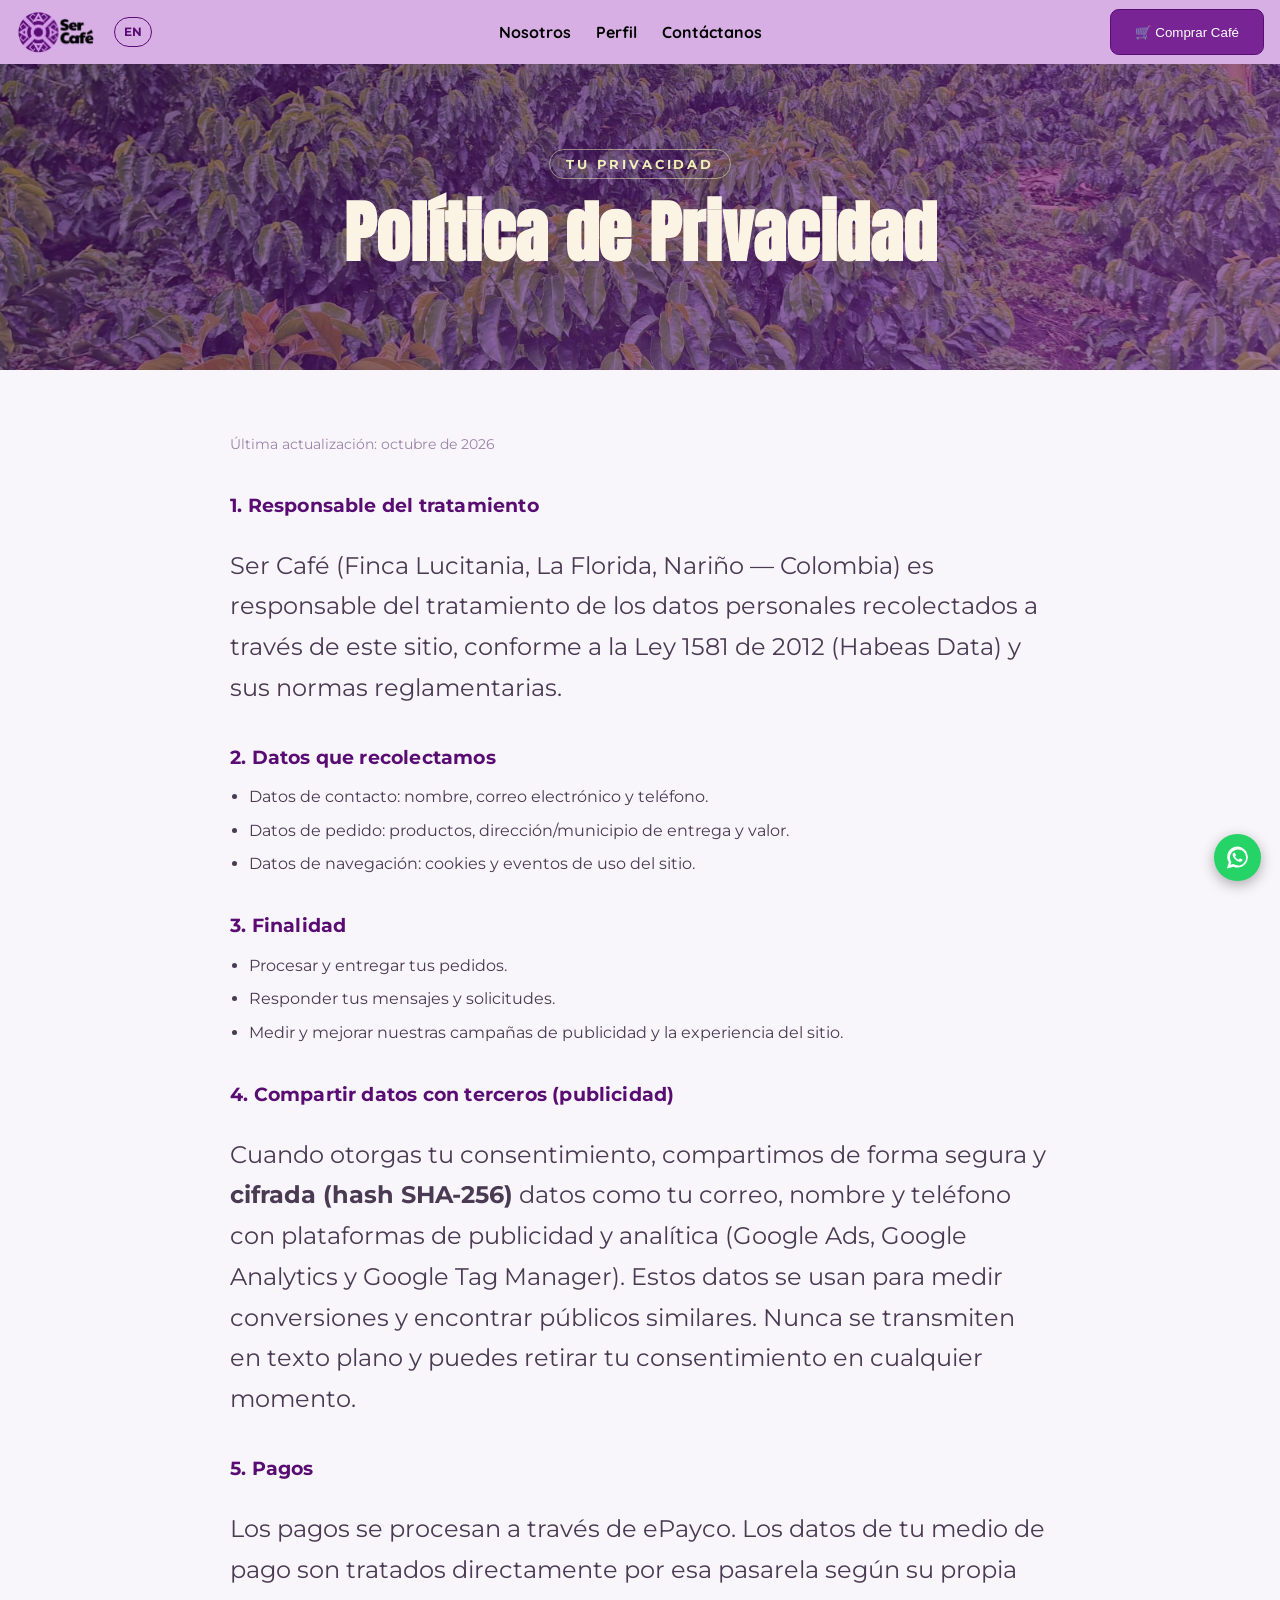
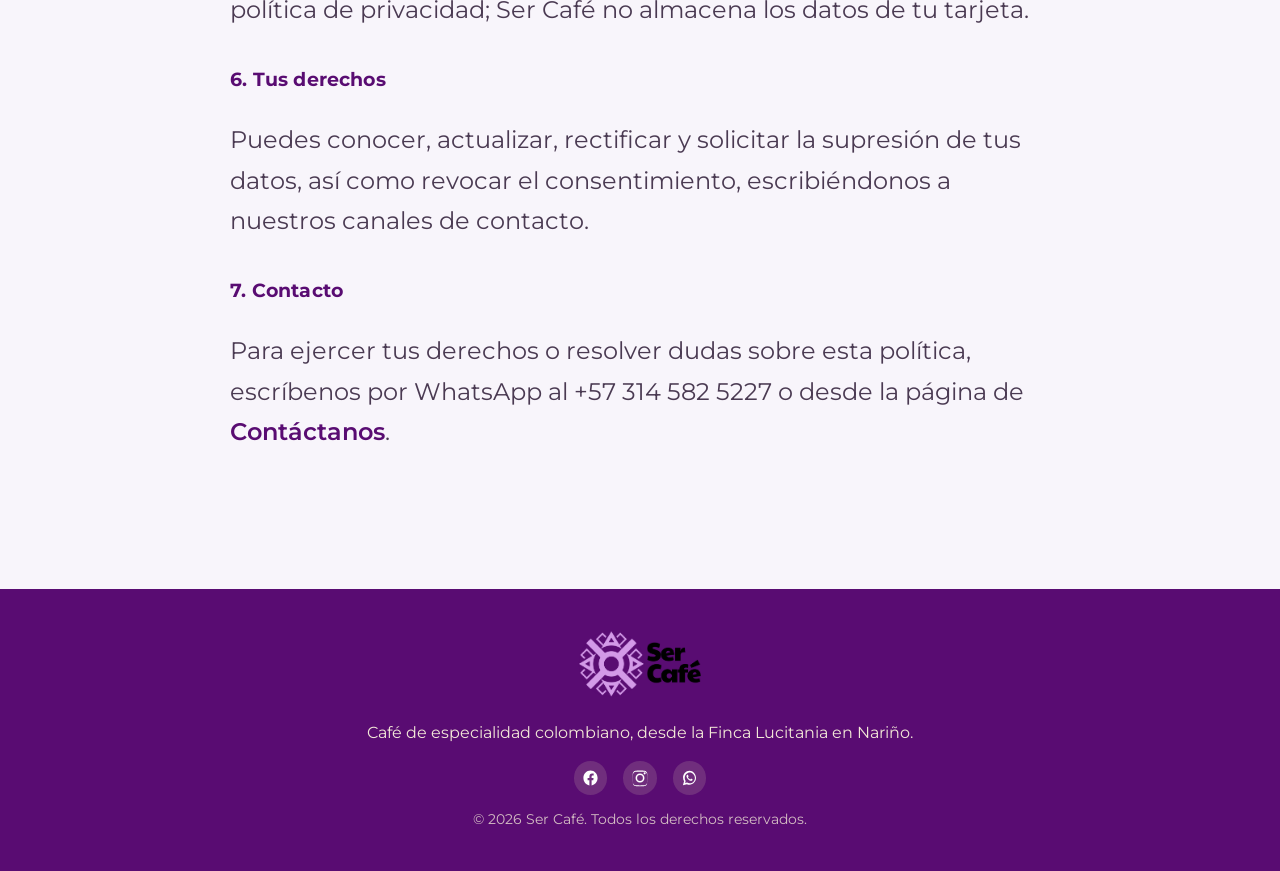
<file: privacidad.html>
<!DOCTYPE html>
<html lang="es">
<head>
    <meta charset="UTF-8">
    <meta name="viewport" content="width=device-width, initial-scale=1.0">
    <title>Ser Café | Política de Privacidad</title>
    <link rel="stylesheet" href="styles.css">
    <link rel="icon" href="Img/logoSC-10.png" type="image/png">
    <script src="tracking.js"></script>
    <script src="i18n.js"></script>
</head>
<body class="n2">

    <!-- HEADER -->
    <header>
        <a href="index.html">
            <img class="logoletra logoheader" src="Img/logoSC-letra-02.png" alt="Ser Café">
        </a>
        <nav>
            <ul>
                <li><a href="nosotros.html" data-i18n="nav_nosotros">Nosotros</a></li>
                <li><a href="perfil.html" data-i18n="nav_perfil">Perfil</a></li>
                <li><a href="contactanos.html" data-i18n="nav_contacto">Contáctanos</a></li>
            </ul>
        </nav>
        <button class="btn-tienda" onclick="window.location.href='tienda.html'">
            🛒 Comprar Café
        </button>
    </header>

    <!-- HERO -->
    <section class="n2-hero" style="min-height:34vh;">
        <img class="n2-hero-img" src="Img/finca.jpg" alt="Finca Ser Café"
             fetchpriority="high" decoding="async">
        <div class="n2-hero-overlay">
            <span class="n2-kicker">Tu privacidad</span>
            <h1>Política de Privacidad</h1>
        </div>
    </section>

    <main>
        <section class="legal-wrap">
            <p class="legal-fecha">Última actualización: octubre de 2026</p>

            <h2>1. Responsable del tratamiento</h2>
            <p>Ser Café (Finca Lucitania, La Florida, Nariño — Colombia) es responsable
               del tratamiento de los datos personales recolectados a través de este sitio,
               conforme a la Ley 1581 de 2012 (Habeas Data) y sus normas reglamentarias.</p>

            <h2>2. Datos que recolectamos</h2>
            <ul>
                <li>Datos de contacto: nombre, correo electrónico y teléfono.</li>
                <li>Datos de pedido: productos, dirección/municipio de entrega y valor.</li>
                <li>Datos de navegación: cookies y eventos de uso del sitio.</li>
            </ul>

            <h2>3. Finalidad</h2>
            <ul>
                <li>Procesar y entregar tus pedidos.</li>
                <li>Responder tus mensajes y solicitudes.</li>
                <li>Medir y mejorar nuestras campañas de publicidad y la experiencia del sitio.</li>
            </ul>

            <h2>4. Compartir datos con terceros (publicidad)</h2>
            <p>Cuando otorgas tu consentimiento, compartimos de forma segura y
               <strong>cifrada (hash SHA-256)</strong> datos como tu correo, nombre y teléfono
               con plataformas de publicidad y analítica (Google Ads, Google Analytics y Google
               Tag Manager). Estos datos se usan para medir conversiones y encontrar públicos
               similares. Nunca se transmiten en texto plano y puedes retirar tu consentimiento
               en cualquier momento.</p>

            <h2>5. Pagos</h2>
            <p>Los pagos se procesan a través de ePayco. Los datos de tu medio de pago son
               tratados directamente por esa pasarela según su propia política de privacidad;
               Ser Café no almacena los datos de tu tarjeta.</p>

            <h2>6. Tus derechos</h2>
            <p>Puedes conocer, actualizar, rectificar y solicitar la supresión de tus datos,
               así como revocar el consentimiento, escribiéndonos a nuestros canales de contacto.</p>

            <h2>7. Contacto</h2>
            <p>Para ejercer tus derechos o resolver dudas sobre esta política, escríbenos por
               WhatsApp al +57 314 582 5227 o desde la página de
               <a href="contactanos.html">Contáctanos</a>.</p>
        </section>
    </main>

    <script src="componentes.js"></script>
</body>
</html>
</file>
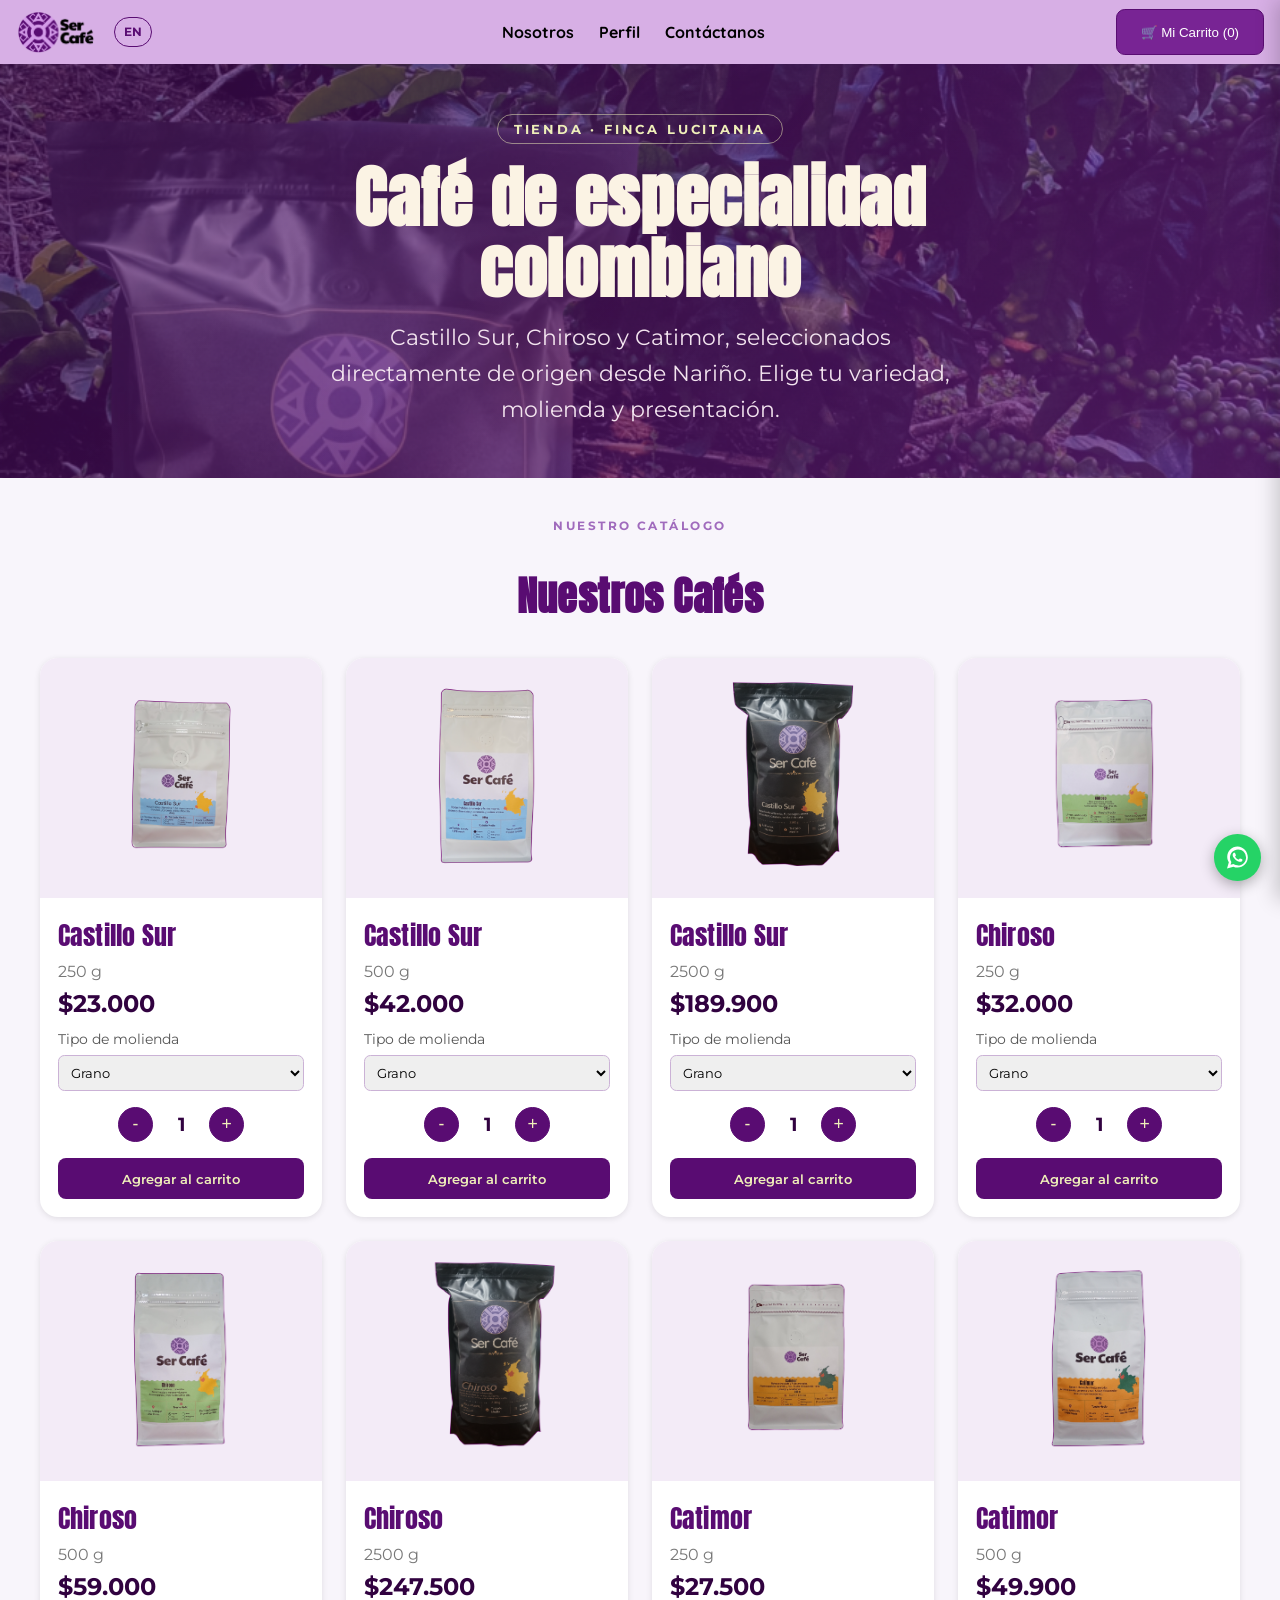
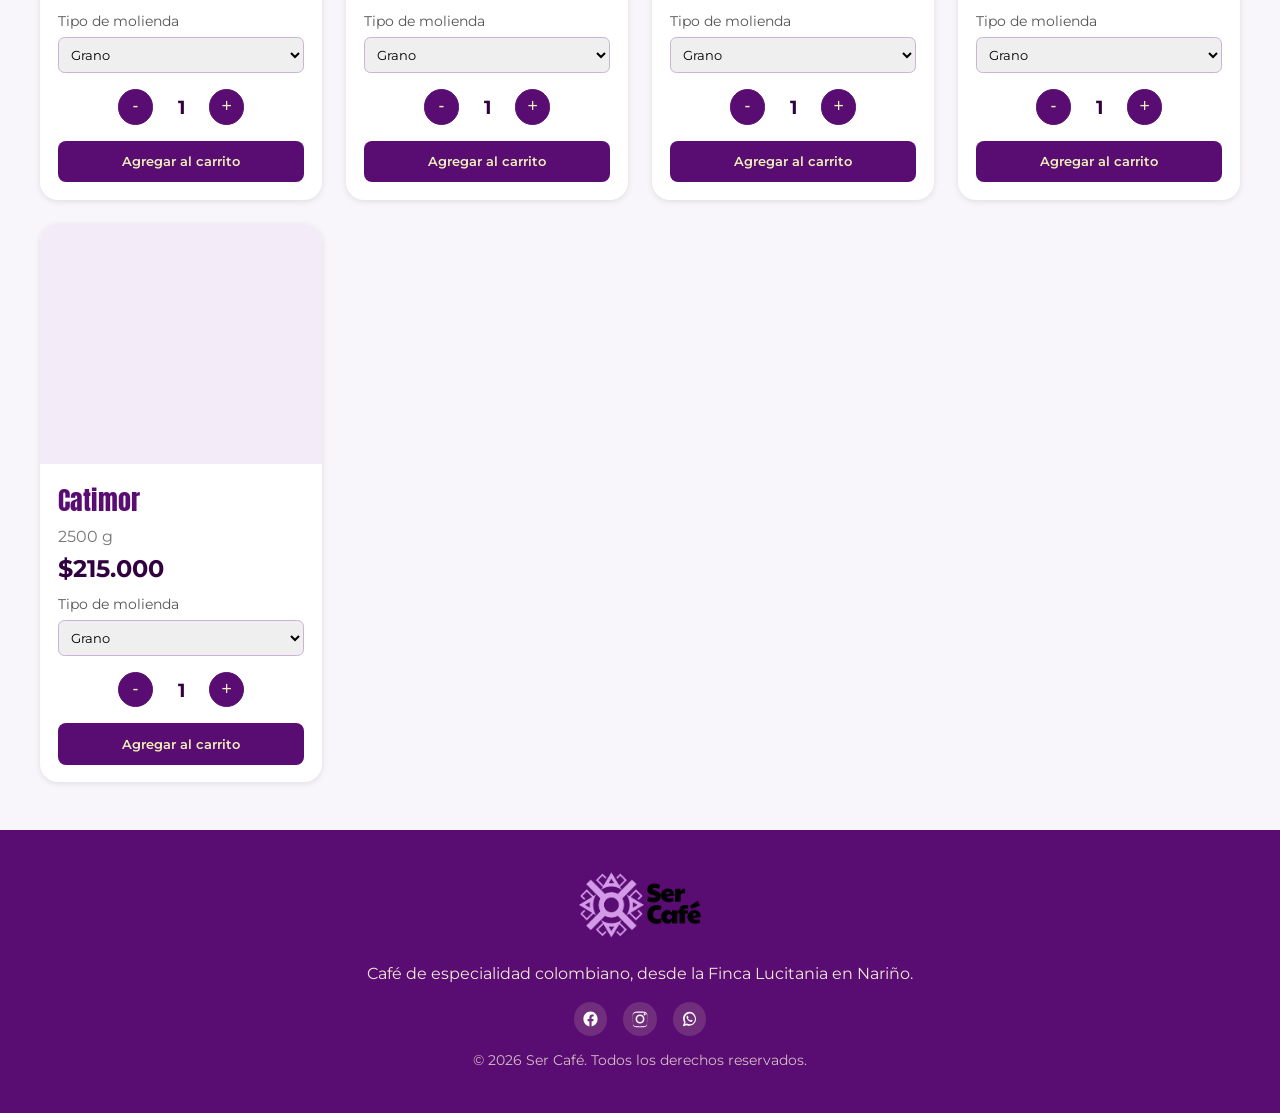
<file: tienda.html>
<!DOCTYPE html>
<html lang="es">
<head>
    <meta charset="UTF-8">
    <meta name="viewport" content="width=device-width, initial-scale=1.0">
    <title>Ser Café | Tienda</title>
    <link rel="stylesheet" href="styles.css">
    <link rel="icon" href="Img/logoSC-10.png" type="image/png">
    <script src="tracking.js"></script>
    <script src="i18n.js"></script>
</head>
<body class="n2">

    <!-- HEADER -->
    <header>
        <a href="index.html">
            <img class="logoletra logoheader" src="Img/logoSC-letra-02.png" alt="Ser Café">
        </a>
        <nav>
            <ul>
                <li><a href="nosotros.html" data-i18n="nav_nosotros">Nosotros</a></li>
                <li><a href="perfil.html" data-i18n="nav_perfil">Perfil</a></li>
                <li><a href="contactanos.html" data-i18n="nav_contacto">Contáctanos</a></li>
            </ul>
        </nav>
        <button class="btn-tienda" onclick="abrirCarrito()">
            🛒 <span data-i18n="carrito_titulo">Mi Carrito</span> (<span id="contadorCarrito">0</span>)
        </button>
    </header>

    <!-- HERO -->
    <section class="n2-hero" style="min-height:46vh;">
        <img class="n2-hero-img" src="Img/Presentaciones-01.png" alt="Café de especialidad Ser Café" fetchpriority="high" decoding="async">
        <div class="n2-hero-overlay">
            <span class="n2-kicker" data-i18n="tienda_kicker">Tienda · Finca Lucitania</span>
            <h1 data-i18n="tienda_h1">Café de especialidad colombiano</h1>
            <p data-i18n="tienda_p">Castillo Sur, Chiroso y Catimor, seleccionados directamente de origen
               desde Nariño. Elige tu variedad, molienda y presentación.</p>
        </div>
    </section>

    <!-- PRODUCTOS -->
    <main>
        <section class="catalogo">
            <span class="n2-eyebrow" data-i18n="tienda_eyebrow">Nuestro catálogo</span>
            <h2 data-i18n="tienda_h2">Nuestros Cafés</h2>

            <div id="contenedorProductos" class="grid-productos">
                <!-- Se llena desde newscript.js -->
            </div>
        </section>
    </main>

    <!-- CARRITO LATERAL -->
    <aside id="carritoPanel" class="carrito-panel">
        <div class="carrito-header">
            <h2 data-i18n="carrito_titulo">Mi Carrito</h2>
            <button class="cerrar-carrito" onclick="cerrarCarrito()">✕</button>
        </div>

        <div id="carritoItems" class="carrito-items">
            <!-- Productos -->
        </div>

        <hr>

        <!-- UBICACIÓN -->
        <div class="ubicacion">
            <h3 data-i18n="carrito_ubicacion">Ubicación de entrega</h3>
            <select id="departamento"
                onchange="cargarMunicipios(); actualizarResumen(); invalidarPago();">
                <option value="" data-i18n="carrito_sel_depto">Seleccione departamento</option>
                <!-- Los departamentos se cargan desde newscript.js -->
            </select>
            <select id="municipio" onchange="actualizarResumen(); invalidarPago();">
                <option value="" data-i18n="carrito_sel_muni">Seleccione municipio</option>
            </select>
            <!-- Para departamentos fuera de Antioquia: escribir la ciudad -->
            <input type="text" id="municipioTexto" style="display:none;"
                   data-i18n-attr="placeholder:carrito_muni_escribir"
                   placeholder="Escribe tu ciudad / municipio"
                   autocomplete="address-level2">
        </div>

        <hr>

        <!-- RESUMEN -->
        <div class="resumen-compra">
            <h3 data-i18n="carrito_resumen">Resumen</h3>
            <div class="fila-resumen">
                <span data-i18n="carrito_subtotal">Subtotal:</span>
                <span id="subtotal">$0</span>
            </div>
            <div class="fila-resumen">
                <span data-i18n="carrito_envio">Envío:</span>
                <span id="envio">$0</span>
            </div>
            <div class="fila-resumen total">
                <span data-i18n="carrito_total">Total:</span>
                <span id="totalPagar">$0</span>
            </div>
        </div>

        <!-- CONSENTIMIENTO DE DATOS (Enhanced Conversions) -->
        <label class="consent-carrito">
            <input type="checkbox" id="consentDatos" onchange="guardarConsentimiento();">
            <span><span data-i18n="carrito_consent">Aceptar</span>
            <a href="privacidad.html" target="_blank" rel="noopener" data-i18n="carrito_consent_link">política de privacidad</a><span data-i18n="carrito_consent_fin"> de Ser Cafe.</span></span>
        </label>

        <!-- BOTÓN EPAYCO -->
        <div class="pago">
            <button id="btnGenerarPago" class="btn-pagar" data-i18n="carrito_generar" onclick="generarBotonPago()">
                Generar Pago
            </button>
            <div id="epayco-button-container"></div>
        </div>
    </aside>

    <!-- FONDO OSCURO -->
    <div id="overlay" class="overlay" onclick="cerrarCarrito()"></div>

    <!-- TEMPLATE PRODUCTO -->
    <template id="templateProducto">
        <div class="producto" tabindex="0">
            <img class="producto-imagen" src="" alt="Producto" loading="lazy" decoding="async">
            <div class="producto-info">
                <h3 class="producto-nombre"></h3>
                <p class="producto-presentacion"></p>
                <p class="producto-precio"></p>

                <label data-i18n="prod_molienda">Tipo de molienda</label>
                <select class="molienda">
                    <option value="Grano" data-i18n="molienda_grano">Grano</option>
                    <option value="Media" data-i18n="molienda_media">Media</option>
                    <option value="Fina" data-i18n="molienda_fina">Fina</option>
                    <option value="Gruesa" data-i18n="molienda_gruesa">Gruesa</option>
                </select>

                <div class="cantidad-box">
                    <button class="cantidad-btn disminuir">-</button>
                    <span class="cantidad">1</span>
                    <button class="cantidad-btn aumentar">+</button>
                </div>

                <button class="btn-agregar" data-i18n="prod_agregar">Agregar al carrito</button>
            </div>
        </div>
    </template>

    <!-- LOADING OPCIONAL -->
    <div id="loading" class="loading" style="display:none;">Procesando...</div>

    <!-- SCRIPT -->
    <script src="newscript.js"></script>
    <script src="componentes.js"></script>

</body>
</html>
</file>
<file: styles.css>
@import url('https://fonts.googleapis.com/css2?family=Anton&family=Montserrat:ital,wght@0,100..900;1,100..900&family=Quicksand:wght@300..700&display=swap');

:root{
   --color-principal:#590C72;
   --color-secundario:#D39AE8;
   --color-fondo:#d7afe5;
   --color-texto:#D39AE8;
   --color-fondo-text: #e7daeb;
   --color-texto-hueso: #EFEFB9;
}

body{
   margin:0;
   padding:0;
}

header {
    display: flex;
    justify-content: space-between;
    align-items: center;
    position: fixed;
    top: 0;
    left: 0;
    right: 0;
    width: 100%;
    height: 64px;
    padding: 0 1rem;
    box-sizing: border-box;
    background-color: var(--color-fondo);
    z-index: 900;
}

/* Espaciador global: empuja el contenido debajo del header fijo */
body {
    padding-top: 64px;
}

header .marca a {
    width: 90px;
    display: inline-flex;
    align-items: center;
}

p {
    font-family: Montserrat, sans-serif;
    font-size: 1.5rem;
}
h1 {
    font-family: Anton, sans-serif;
    font-size:3rem;
    color: #310240;
}

h2 {
    font-family: Montserrat, sans-serif;
    font-size:2.5rem;
    color: #310240;
}

h3 {
    font-family: Montserrat, sans-serif;
    font-size:1rem;
    color:var(--color-texto-hueso);
    font-weight:550;
    text-align: center;
}

.textoh3 {
    font-family: Montserrat, sans-serif;
    font-size:1.5rem;
    color:var(--color-principal);
    font-weight:550;
}

nav ul{
   display:flex;
   list-style:none;
   gap:25px;
   padding: 2px;
}

nav a{
   text-decoration:none;
   font-weight: bold;
   color:black;
   font-family: 'Quicksand', sans-serif;
}

button a{
    text-decoration: none;
    color: white;
}

a {
    text-decoration: none;
    color: #310240;
}

nav a:hover{
   color:brown;
}

.logoletra {
    width: 80px;
    max-width: 120px;
    height: auto;
}

.btn-tienda{
  background:#782494;
  color:white;
  padding:0.9rem 1.5rem;
  border: 1px solid var(--color-principal);
  border-radius:0.55rem;
  cursor:pointer;
}

.btn-tienda:hover {
    background-color: var(--color-principal);
}

/* Contenedor de marca: logo + botón de idioma juntos (encuadre del logo) */
.marca {
    display: flex;
    align-items: center;
    gap: 0.5rem;
}

/* Botón de idioma (ES / EN) — compacto, dentro del encuadre del logo */
.btn-idioma {
    background: transparent;
    color: var(--color-principal);
    border: 1.5px solid var(--color-principal);
    border-radius: 999px;
    width: 38px;
    height: 30px;
    font-family: Montserrat, sans-serif;
    font-weight: 700;
    font-size: 0.78rem;
    line-height: 1;
    cursor: pointer;
    padding: 0;
    transition: background 0.2s, color 0.2s;
    flex-shrink: 0;
}

.btn-idioma:hover {
    background: var(--color-principal);
    color: #fff;
}

/* Botón hamburguesa (menú móvil) — oculto en escritorio */
.btn-menu {
    display: none;
    flex-direction: column;
    justify-content: center;
    gap: 5px;
    width: 42px;
    height: 38px;
    padding: 0;
    background: transparent;
    border: none;
    cursor: pointer;
    flex-shrink: 0;
}

.btn-menu span {
    display: block;
    width: 26px;
    height: 3px;
    border-radius: 2px;
    background: var(--color-principal);
    transition: transform 0.25s, opacity 0.25s;
}

/* Animación a "X" cuando el menú está abierto */
.btn-menu.activo span:nth-child(1) { transform: translateY(8px) rotate(45deg); }
.btn-menu.activo span:nth-child(2) { opacity: 0; }
.btn-menu.activo span:nth-child(3) { transform: translateY(-8px) rotate(-45deg); }

.contenedorimg {
    display: flex;
    justify-content: center;
    max-width: 40%;
}

.img50 {
    max-width: 80%;
    height: auto;
    padding: 0;
    border-radius: 1rem;
    box-shadow: 0 12px 30px rgba(69, 9, 90, 0.18);
    transition: transform 0.35s ease, box-shadow 0.35s ease;
}

.img50:hover {
    transform: translateY(-6px) scale(1.01);
    box-shadow: 0 18px 40px rgba(69, 9, 90, 0.28);
}

.tiendaimg {
    width: 18rem;
}

.tiendaimg2 {
    width: 30%;
}

.tiendaimg3 {
    width: 100%;
}

.compra {
    width: 70%
}

.contenedor2c {
    display: flex;
    justify-content: center;
    align-items: center;
    background-color: var(--color-fondo-text);
    gap: 5%;
    padding: 2.5rem 10px;
}

.contenedor3c {
    display: flex;
    justify-content: center;
    align-items: center;
    background-color: var(--color-principal);
    gap: 5%;
    padding: 2.5rem 10px;
}

.tiendah1 {
    text-align: center;
    background-color: var(--color-fondo-text);
    padding: 2.5rem 10px;
    margin: 0;
}

.tiendaletra {
    font-family: Anton, sans-serif;
    color: #EFEFB9;
    font-size: 2rem;
}

.tiendaletra2 {
    font-family: Montserrat, sans-serif;
    color: #EFEFB9;
    font-size: 1rem;
}

.tiendaletra3 {
    font-family: Quicksand, sans-serif;
    color: #EFEFB9;
    font-size: 1rem;
    margin: 0;
}

.contenedor2c2 {
    display: flex;
    justify-content: center;
    align-items: center;
    background-color: white;
    gap: 5%;
    padding: 4.5rem 10px 10px;
}

.contenedor2ctext {
    padding: 3%;
    max-width: 55%;
    min-width: 50%;
}

.botones {
    display: grid;
    grid-template-columns: repeat(2, 1fr); /* 2 columnas iguales */
    gap: 10px; /* espacio entre botones */
    width: 100%;
}

.resumen {
    text-align: center;
    margin-top: 10px;
}

.fila {
    display: flex;
    justify-content: space-between;
    margin-bottom: 15px;
}

.item {
    display: flex;
    flex-direction: column;
    align-items: center;
    width: 48%;
}

.label {
    font-size: 14px;
    opacity: 0.8;
    margin-bottom: 5px;
    color: var(--color-texto-hueso);
}

/* Valores pequeños (envío y producto) */
.valor.pequeno {
    font-size: 18px;
}

/* Total destacado */
.total {
    margin-top: 7px;
    margin-bottom: 5px;
    border-radius: 0.3rem;
    border: 1px solid #EFEFB9;
}

.label-total {
    display: block;
    font-size: 16px;
    margin-bottom: 5px;
    color: var(--color-texto-hueso);
}

.valor.grande {
    font-size: 28px;
    font-weight: bold;
}

/* valores normales (envío, producto) */
.valor {
    font-size: 1.5rem;
    font-weight: bold;
    color: var(--color-texto-hueso);
    margin-top: 0.5rem;
    text-align: center;
}

/* total más grande */
.valor-total {
    font-size: 1.5rem;
    font-weight: bold;
    color: #EFEFB9;
    margin: 1rem 0;
    text-align: center;
}

/* botones reales */
.boton {
    width: 100%;
    height: 2.5rem;
    font-family: Montserrat, sans-serif;
    background-color: var(--color-principal);
    border-radius: 0.3rem;
    color: #EFEFB9;
    border: 1px solid #EFEFB9;
    cursor: pointer;
}

/* opcional: hover bonito */
.boton:hover {
    background-color: #84599e;
}

.boton2 {
    height: 2.5rem;
    font-family: Montserrat,sans-serif;
    background-color: var(--color-principal);
    border-radius: 0.3rem;
    color:#EFEFB9;
    border-color: #EFEFB9;
}

.seleccionado {
    background-color: #EFEFB9;
    color: var(--color-principal);
}

.texto {
    text-align: center;
}

body{
    font-family:Arial, Helvetica, sans-serif;
    background:#f8f5fb;
}

.caracteristicas{
    max-width:85%;
    margin:40px auto;
    padding:1rem;
    display:grid;
    grid-template-columns:repeat(auto-fit,minmax(15rem,1fr));
    gap:1rem;
}

.card{
    background:#fff;
    border-radius:18px;
    padding: 0.8rem;
    text-align:center;
    box-shadow:0 0.1rem 0.2rem rgba(0,0,0,.08);
    transition:.3s;
}

.card:hover{
    transform:translateY(-8px);
    box-shadow:0 15px 25px rgba(0,0,0,.15);
}

.icono{
    width:5rem;
    height:5rem;
    margin:0 auto 1rem;
    border-radius:50%;
    background:#efe2ff;
    display:flex;
    justify-content:center;
    align-items:center;
    font-size:1.2rem;
}

.card h3{
    font-size:1.5rem;
    color:#111;
    margin-bottom:0.8rem;
}

.card p{
    font-size:1.1rem;
    color:#555;
    line-height:1.5;
}

.contenedor2cimgtex {
    text-align: center;
}

@media (max-width: 700px){
    header {
        background-color: var(--color-fondo);
    }

    /* En móvil mostramos la hamburguesa y ocultamos el menú */
    .btn-menu {
        display: flex;
        order: 2;
    }

    header nav {
        position: absolute;
        top: 64px;
        left: 0;
        right: 0;
        background: var(--color-fondo);
        box-shadow: 0 10px 20px rgba(49, 2, 64, 0.12);
        max-height: 0;
        overflow: hidden;
        transition: max-height 0.3s ease;
    }

    header nav.abierto {
        max-height: 320px;
    }

    header nav ul {
        flex-direction: column;
        gap: 0;
        padding: 0.5rem 0;
        font-size: 1rem;
    }

    header nav li {
        width: 100%;
        text-align: center;
    }

    header nav a {
        display: block;
        padding: 0.9rem 1rem;
        border-bottom: 1px solid rgba(89, 12, 114, 0.08);
    }

    /* El botón de tienda/carrito queda al lado de la hamburguesa */
    header > .btn-tienda {
        order: 3;
        padding: 0.6rem 0.9rem;
        font-size: 0.85rem;
    }

    .contenedorimg {
        width: 100%;
        max-width: 100%;
    }

    .img50 {
        width: 100%;
        max-width: 420px;
        padding: 0;
    }

    .tiendaimg2 {
        width: 100%;
        padding: 0;
    }

    .tiendaimg21 {
        width: 90%;
        padding: 0;
    }

    .contenedor2c {
        flex-direction: column;
        padding: 2rem 10px 10px;
    }

    .contenedor2c2 {
        flex-direction: column;
        padding: 10px 2rem;
    }

    .contenedor2c3 {
        display: flex;
        padding: 0;
    }

    .contenedor3c {
        flex-direction: column;
    }

    .tiendaimg {
        width: 11rem;
        padding-bottom: 2rem;
    }

    .card h3{
        font-size:1.1rem;
        padding: 0;
    }   

    .card p{
        font-size:1rem;
        padding: 0;
    }

    p {
        font-family: Montserrat, sans-serif;
        font-size: 1rem;
        text-align: center;
        padding: 0 0 0 1rem;
        width: 100%;
    }
    h1 {
        font-family: Anton, sans-serif;
        font-size:1.5rem;
        color: #310240;
    }

    h2 {
        font-family: Montserrat, sans-serif;
        font-size:1.3rem;
        color: #310240;
    }

    .textoh3 {
        text-align: center;
    }
}

/* ============================================================
   TIENDA CON CARRITO - Ser Café
   ============================================================ */

.banner-tienda {
    background: linear-gradient(135deg, var(--color-principal), #782494);
    color: #EFEFB9;
    text-align: center;
    padding: 3.5rem 1.5rem;
}

.banner-tienda h1 {
    color: #EFEFB9;
    margin: 0 0 0.8rem;
}

.banner-tienda p {
    color: #f3e9d8;
    max-width: 650px;
    margin: 0 auto;
    text-align: center;
}

/* ---------- CATÁLOGO ---------- */
.catalogo {
    max-width: 1200px;
    margin: 2.5rem auto;
    padding: 0 1rem;
}

.catalogo h2 {
    text-align: center;
    margin-bottom: 2rem;
}

.grid-productos {
    display: grid;
    grid-template-columns: repeat(auto-fit, minmax(16rem, 1fr));
    gap: 1.5rem;
}

/* ---------- TARJETA DE PRODUCTO ---------- */
.producto {
    background: #fff;
    border-radius: 18px;
    overflow: hidden;
    box-shadow: 0 0.1rem 0.4rem rgba(0, 0, 0, 0.1);
    transition: transform 0.25s, box-shadow 0.25s;
    display: flex;
    flex-direction: column;
}

.producto:hover {
    transform: translateY(-6px);
    box-shadow: 0 15px 25px rgba(0, 0, 0, 0.15);
}

.producto-imagen {
    width: 100%;
    height: 240px;
    object-fit: contain;
    background: #f3ebf7;
    padding: 0.5rem;
    box-sizing: border-box;
}

.producto-info {
    padding: 1.1rem;
    display: flex;
    flex-direction: column;
    gap: 0.5rem;
    flex: 1;
}

.producto-nombre {
    font-family: Anton, sans-serif;
    color: var(--color-principal);
    margin: 0;
    font-size: 1.6rem;
    text-align: left;
}

.producto-presentacion {
    margin: 0;
    font-size: 1rem;
    color: #777;
    font-family: Montserrat, sans-serif;
}

.producto-precio {
    margin: 0;
    font-size: 1.5rem;
    font-weight: bold;
    color: #310240;
    font-family: Montserrat, sans-serif;
}

.producto-info label {
    font-size: 0.85rem;
    color: #555;
    font-family: Montserrat, sans-serif;
    margin-top: 0.3rem;
}

.producto-info .molienda {
    width: 100%;
    padding: 0.5rem;
    border-radius: 0.4rem;
    border: 1px solid #cbb2d6;
    font-family: Montserrat, sans-serif;
    cursor: pointer;
}

/* Selector de cantidad en la tarjeta */
.cantidad-box {
    display: flex;
    align-items: center;
    justify-content: center;
    gap: 1rem;
    margin: 0.5rem 0;
}

.cantidad-btn {
    width: 2.2rem;
    height: 2.2rem;
    border-radius: 50%;
    border: 1px solid var(--color-principal);
    background: var(--color-principal);
    color: #EFEFB9;
    font-size: 1.1rem;
    cursor: pointer;
    transition: background 0.2s;
}

.cantidad-btn:hover {
    background: #84599e;
}

.cantidad-box .cantidad {
    font-size: 1.2rem;
    font-weight: bold;
    min-width: 1.5rem;
    text-align: center;
    color: #310240;
}

.btn-agregar {
    margin-top: auto;
    padding: 0.8rem;
    background: var(--color-principal);
    color: #EFEFB9;
    border: none;
    border-radius: 0.5rem;
    font-family: Montserrat, sans-serif;
    font-weight: 600;
    cursor: pointer;
    transition: background 0.2s;
}

.btn-agregar:hover {
    background: #782494;
}

/* ---------- PANEL DE CARRITO ---------- */
.carrito-panel {
    position: fixed;
    top: 0;
    right: 0;
    width: 380px;
    max-width: 90vw;
    height: 100%;
    background: #fff;
    box-shadow: -4px 0 20px rgba(0, 0, 0, 0.2);
    transform: translateX(100%);
    transition: transform 0.3s ease;
    z-index: 1000;
    display: flex;
    flex-direction: column;
    overflow-y: auto;
    padding: 1.2rem;
    box-sizing: border-box;
}

.carrito-panel.activo {
    transform: translateX(0);
}

.carrito-header {
    display: flex;
    justify-content: space-between;
    align-items: center;
}

.carrito-header h2 {
    font-size: 1.6rem;
    margin: 0;
}

.cerrar-carrito {
    background: none;
    border: none;
    font-size: 1.5rem;
    cursor: pointer;
    color: var(--color-principal);
}

.carrito-items {
    margin: 1rem 0;
}

.carrito-items > p {
    text-align: center;
    color: #888;
    font-size: 1rem;
}

/* Item dentro del carrito */
.item-carrito {
    display: grid;
    grid-template-columns: 60px 1fr;
    gap: 0.8rem;
    align-items: center;
    padding: 0.8rem 0;
    border-bottom: 1px solid #eee;
}

.img-carrito {
    width: 60px;
    height: 60px;
    object-fit: contain;
    border-radius: 0.5rem;
    background: #f3ebf7;
}

.info-carrito {
    font-family: Montserrat, sans-serif;
    font-size: 0.85rem;
    line-height: 1.4;
    color: #333;
}

.info-carrito strong {
    color: var(--color-principal);
}

.acciones-carrito {
    grid-column: 1 / -1;
    display: flex;
    align-items: center;
    gap: 0.5rem;
    margin-top: 0.4rem;
}

.acciones-carrito button {
    width: 1.9rem;
    height: 1.9rem;
    border-radius: 0.3rem;
    border: 1px solid var(--color-principal);
    background: #fff;
    color: var(--color-principal);
    cursor: pointer;
    font-size: 0.9rem;
    transition: background 0.2s, color 0.2s;
}

.acciones-carrito button:hover {
    background: var(--color-principal);
    color: #EFEFB9;
}

.acciones-carrito span {
    font-weight: bold;
    min-width: 1.5rem;
    text-align: center;
}

/* Ubicación y resumen dentro del carrito */
.ubicacion h3,
.resumen-compra h3 {
    color: var(--color-principal);
    text-align: left;
    font-size: 1.1rem;
    margin: 0.5rem 0;
}

.ubicacion select,
.ubicacion input#municipioTexto {
    width: 100%;
    padding: 0.6rem;
    margin-bottom: 0.6rem;
    border-radius: 0.4rem;
    border: 1px solid #cbb2d6;
    font-family: Montserrat, sans-serif;
    cursor: pointer;
    box-sizing: border-box;
}

.ubicacion input#municipioTexto {
    cursor: text;
}

.carrito-panel hr {
    border: none;
    border-top: 1px solid #eee;
    margin: 1rem 0;
}

.fila-resumen {
    display: flex;
    justify-content: space-between;
    font-family: Montserrat, sans-serif;
    margin-bottom: 0.5rem;
    color: #444;
}

.fila-resumen.total {
    font-size: 1.3rem;
    font-weight: bold;
    color: var(--color-principal);
    border-top: 2px solid #eee;
    padding-top: 0.6rem;
    margin-top: 0.4rem;
}

/* Botón pagar */
.pago {
    margin-top: 1rem;
}

.btn-pagar {
    width: 100%;
    padding: 1rem;
    background: var(--color-principal);
    color: #EFEFB9;
    border: none;
    border-radius: 0.5rem;
    font-family: Montserrat, sans-serif;
    font-weight: 600;
    font-size: 1.1rem;
    cursor: pointer;
    transition: background 0.2s;
}

.btn-pagar:hover {
    background: #782494;
}

#epayco-button-container {
    margin-top: 0.8rem;
    text-align: center;
}

/* Botón "Pagar" generado tras confirmar el pedido */
.btn-epayco-pagar {
    width: 100%;
    padding: 1rem;
    background: #2e8b57;
    color: #fff;
    border: none;
    border-radius: 0.5rem;
    font-family: Montserrat, sans-serif;
    font-weight: 700;
    font-size: 1.15rem;
    cursor: pointer;
    transition: background 0.2s, transform 0.2s;
    box-shadow: 0 8px 20px rgba(46, 139, 87, 0.3);
}

.btn-epayco-pagar:hover {
    background: #26734a;
    transform: translateY(-2px);
}

.cargando-pago {
    font-family: Montserrat, sans-serif;
    color: var(--color-principal);
    font-size: 0.9rem;
    margin: 0.6rem 0;
}

/* Overlay oscuro */
.overlay {
    position: fixed;
    inset: 0;
    background: rgba(0, 0, 0, 0.5);
    opacity: 0;
    visibility: hidden;
    transition: opacity 0.3s;
    z-index: 999;
}

.overlay.activo {
    opacity: 1;
    visibility: visible;
}

/* Notificación "agregado al carrito" */
.toast-carrito {
    position: fixed;
    bottom: 2rem;
    left: 50%;
    transform: translateX(-50%) translateY(2rem);
    background: var(--color-principal);
    color: #EFEFB9;
    padding: 0.9rem 1.6rem;
    border-radius: 0.6rem;
    font-family: Montserrat, sans-serif;
    box-shadow: 0 6px 20px rgba(0, 0, 0, 0.25);
    opacity: 0;
    visibility: hidden;
    transition: opacity 0.3s, transform 0.3s;
    z-index: 1100;
}

.toast-carrito.activo {
    opacity: 1;
    visibility: visible;
    transform: translateX(-50%) translateY(0);
}

/* Loading */
.loading {
    position: fixed;
    inset: 0;
    background: rgba(255, 255, 255, 0.85);
    display: flex;
    align-items: center;
    justify-content: center;
    font-family: Montserrat, sans-serif;
    font-size: 1.3rem;
    color: var(--color-principal);
    z-index: 1200;
}

/* ---------- FOOTER ---------- */
footer,
.footer-sercafe {
    background: var(--color-principal);
    color: #EFEFB9;
    padding: 2.5rem 1rem;
    margin-top: 3rem;
}

.footer-contenido {
    max-width: 600px;
    margin: 0 auto;
    text-align: center;
}

.footer-logo {
    width: 130px;
    margin-bottom: 1rem;
}

.footer-contenido p {
    color: #f3e9d8;
    font-size: 1rem;
    margin: 0.3rem 0;
    text-align: center;
}

.footer-copy {
    font-size: 0.85rem !important;
    opacity: 0.8;
    margin-top: 1rem !important;
}

/* Redes sociales en el footer */
.footer-redes {
    display: flex;
    justify-content: center;
    gap: 1rem;
    margin: 1.2rem 0 0.5rem;
}

.red-social {
    width: 2.1rem;
    height: 2.1rem;
    border-radius: 50%;
    display: flex;
    align-items: center;
    justify-content: center;
    background: rgba(239, 239, 185, 0.15);
    transition: transform 0.2s, background 0.2s;
}

.red-social img {
    width: 1.1rem;
    height: 1.1rem;
    /* Iconos SVG en blanco para contrastar con el fondo morado */
    filter: brightness(0) invert(1);
}

.red-social:hover {
    transform: translateY(-4px);
}

.red-social.facebook:hover {
    background: #1877f2;
}

.red-social.instagram:hover {
    background: linear-gradient(45deg, #f09433, #e6683c, #dc2743, #cc2366, #bc1888);
}

.red-social.whatsapp:hover {
    background: #25d366;
}

/* ---------- BOTÓN FLOTANTE WHATSAPP ---------- */
.whatsapp-flotante {
    position: fixed;
    bottom: 1.2rem;
    right: 1.2rem;
    width: 2.9rem;
    height: 2.9rem;
    border-radius: 50%;
    background: #25d366;
    display: flex !important;
    align-items: center;
    justify-content: center;
    box-shadow: 0 4px 14px rgba(0, 0, 0, 0.3);
    z-index: 1500;
    transition: transform 0.2s, box-shadow 0.2s;
    animation: wa-pulse 2.5s infinite;
}

.whatsapp-flotante img {
    width: 1.7rem;
    height: 1.7rem;
    filter: brightness(0) invert(1);
}

.whatsapp-flotante:hover {
    transform: scale(1.08);
    box-shadow: 0 6px 20px rgba(0, 0, 0, 0.4);
}

@keyframes wa-pulse {
    0% {
        box-shadow: 0 4px 14px rgba(0, 0, 0, 0.3), 0 0 0 0 rgba(37, 211, 102, 0.5);
    }
    70% {
        box-shadow: 0 4px 14px rgba(0, 0, 0, 0.3), 0 0 0 14px rgba(37, 211, 102, 0);
    }
    100% {
        box-shadow: 0 4px 14px rgba(0, 0, 0, 0.3), 0 0 0 0 rgba(37, 211, 102, 0);
    }
}

@media (max-width: 700px) {
    .whatsapp-flotante {
        bottom: 1rem;
        right: 1rem;
        width: 2.7rem;
        height: 2.7rem;
    }
    .whatsapp-flotante img {
        width: 1.5rem;
        height: 1.5rem;
    }
}

/* ---------- RESPONSIVE TIENDA ---------- */
@media (max-width: 700px) {
    .banner-tienda {
        padding: 2.5rem 1rem;
    }

    .carrito-panel {
        width: 100%;
        max-width: 100vw;
    }

    .producto-imagen {
        height: 200px;
    }

    .banner-tienda p {
        padding: 0;
    }
}

/* ---------- PÁGINA CONTACTO ---------- */
.contacto-grid {
    display: grid;
    grid-template-columns: 1fr 1fr;
    gap: 2rem;
    max-width: 1100px;
    margin: 2.5rem auto;
    padding: 0 1.5rem;
    align-items: start;
}

.contacto-info {
    text-align: center;
}

.contacto-img {
    width: 60%;
    max-width: 260px;
    height: auto;
    margin-bottom: 1rem;
}

.contacto-info h2 {
    text-align: center;
}

.contacto-lista {
    list-style: none;
    padding: 0;
    margin: 1.5rem 0 0;
    display: flex;
    flex-direction: column;
    gap: 0.8rem;
    align-items: center;
}

.contacto-lista a {
    display: inline-flex;
    align-items: center;
    gap: 0.6rem;
    font-family: Montserrat, sans-serif;
    font-size: 1.1rem;
    color: var(--color-principal);
    font-weight: 600;
    transition: color 0.2s;
}

.contacto-lista a:hover {
    color: #782494;
}

.contacto-lista img {
    width: 1.6rem;
    height: 1.6rem;
}

.contacto-form iframe {
    width: 100%;
    border-radius: 0.6rem;
    background: #fff;
    box-shadow: 0 0.1rem 0.4rem rgba(0, 0, 0, 0.1);
}

@media (max-width: 700px) {
    .contacto-grid {
        grid-template-columns: 1fr;
        padding: 0 1rem;
    }
}

/* ============================================================
   PÁGINA PERFIL (paneles sensoriales estilo ficha de origen)
   ============================================================ */
.perfil-panel {
    display: grid;
    grid-template-columns: 1fr 1.1fr 1.2fr;
    gap: 2.5rem;
    align-items: center;
    padding: 3.5rem 2rem;
    /* Fondo por defecto; cada variedad lo sobrescribe más abajo */
    background: linear-gradient(135deg, #7a3c93 0%, #5e2d78 100%);
    color: #fbf3e4;
}

/* --- Colores por variedad: más claros, con contraste, dentro de la marca --- */

/* Castillo Sur: lila-morado luminoso */
.perfil-panel.panel-castillo {
    background: linear-gradient(135deg, #8a4ea6 0%, #6a3488 100%);
}

/* Chiroso: lila rosado (acentos cítricos / durazno) */
.perfil-panel.panel-chiroso {
    background: linear-gradient(135deg, #a85a9d 0%, #7d3e86 100%);
}

/* Catimor: morado cálido con matiz vino (cacao / nuez) */
.perfil-panel.panel-catimor {
    background: linear-gradient(135deg, #8f4a73 0%, #6e3270 100%);
}

/* ---------- Columna izquierda: perfil sensorial ---------- */
.perfil-sensorial {
    max-width: 340px;
    margin: 0 auto;
    width: 100%;
    background: rgba(255, 255, 255, 0.08);
    border: 1px solid rgba(255, 255, 255, 0.18);
    border-radius: 1.2rem;
    padding: 1.8rem 1.6rem;
    backdrop-filter: blur(4px);
    box-shadow: 0 14px 34px rgba(0, 0, 0, 0.18);
}

.perfil-titulo {
    font-family: Anton, sans-serif;
    font-size: 2.4rem;
    color: var(--color-texto-hueso);
    margin: 0 0 1.3rem;
    text-align: left;
    letter-spacing: 0.02em;
    display: flex;
    align-items: center;
    gap: 0.6rem;
}

.perfil-titulo::after {
    content: "";
    flex: 1;
    height: 2px;
    background: rgba(239, 239, 185, 0.4);
    border-radius: 2px;
}

.notas {
    list-style: none;
    padding: 0;
    margin: 0 0 1.8rem;
    display: flex;
    flex-direction: column;
    gap: 0.55rem;
}

.notas li {
    display: flex;
    align-items: center;
    gap: 0.75rem;
    background: rgba(255, 255, 255, 0.1);
    border-radius: 0.7rem;
    padding: 0.5rem 0.7rem;
    font-family: Montserrat, sans-serif;
    font-weight: 600;
    color: var(--color-texto-hueso);
    transition: background 0.25s ease, transform 0.25s ease;
}

.notas li:hover {
    background: rgba(255, 255, 255, 0.18);
    transform: translateX(4px);
}

.nota-icono {
    width: 2.1rem;
    height: 2.1rem;
    flex-shrink: 0;
    display: flex;
    align-items: center;
    justify-content: center;
    background: var(--color-texto-hueso);
    border-radius: 50%;
    font-size: 1.1rem;
}

/* Medidores (tostión, acidez, complejidad) */
.medidor {
    margin-bottom: 1.1rem;
}

.medidor:last-child {
    margin-bottom: 0;
}

.medidor-label {
    display: flex;
    justify-content: space-between;
    align-items: baseline;
    font-family: Montserrat, sans-serif;
    font-weight: 700;
    font-size: 0.9rem;
    color: var(--color-texto-hueso);
    margin-bottom: 0.45rem;
}

.medidor-valor {
    font-weight: 600;
    font-size: 0.78rem;
    opacity: 0.75;
}

/* Barra de progreso rellena */
.barra {
    position: relative;
    height: 8px;
    border-radius: 999px;
    background: rgba(255, 255, 255, 0.2);
    overflow: hidden;
}

.barra::after {
    content: "";
    position: absolute;
    top: 0;
    left: 0;
    bottom: 0;
    width: var(--pos, 50%);
    background: linear-gradient(90deg, var(--color-texto-hueso), #fff);
    border-radius: 999px;
    transition: width 0.6s ease;
}

.barra[data-nivel="1"] { --pos: 20%; }
.barra[data-nivel="2"] { --pos: 40%; }
.barra[data-nivel="3"] { --pos: 60%; }
.barra[data-nivel="4"] { --pos: 80%; }
.barra[data-nivel="5"] { --pos: 100%; }

/* ---------- Columna derecha: ficha de la finca ---------- */
.perfil-ficha {
    max-width: 420px;
}

.finca-nombre {
    font-family: Anton, sans-serif;
    font-size: 2.6rem;
    color: var(--color-texto-hueso);
    margin: 0 0 0.3rem;
    text-align: left;
    line-height: 1.05;
}

.finca-ubicacion {
    font-family: Montserrat, sans-serif;
    font-weight: 600;
    color: #f3e9d8;
    margin: 0 0 1.3rem;
    font-size: 1.05rem;
    text-align: left;
}

.ficha-datos {
    list-style: none;
    padding: 0;
    margin: 0 0 1.6rem;
    font-family: Montserrat, sans-serif;
    font-size: 1rem;
    line-height: 1.9;
    color: #f3e9d8;
}

.ficha-datos strong {
    color: var(--color-texto-hueso);
}

.ficha-bloque {
    margin-bottom: 1.3rem;
}

.ficha-label {
    display: block;
    font-family: Montserrat, sans-serif;
    font-weight: 700;
    color: var(--color-texto-hueso);
    margin-bottom: 0.6rem;
}

.ficha-chips {
    display: flex;
    flex-wrap: wrap;
    gap: 0.6rem;
}

.ficha-chips.grid-2 {
    display: grid;
    grid-template-columns: repeat(2, 1fr);
}

.chip {
    display: flex;
    align-items: center;
    justify-content: center;
    padding: 0.55rem 1rem;
    border: 2px solid var(--color-texto-hueso);
    border-radius: 0.5rem;
    font-family: Montserrat, sans-serif;
    font-weight: 600;
    color: var(--color-texto-hueso);
    background: rgba(255, 255, 255, 0.05);
    font-size: 0.95rem;
}

.chip-activo {
    background: var(--color-texto-hueso);
    color: var(--color-principal);
}

.btn-perfil {
    display: inline-block;
    margin-top: 0.6rem;
    text-decoration: none;
    font-weight: 700;
    font-family: Montserrat, sans-serif;
    background: var(--color-texto-hueso);
    color: var(--color-principal);
    border: none;
    padding: 0.9rem 1.4rem;
    border-radius: 0.6rem;
    transition: transform 0.2s, box-shadow 0.2s;
}

.btn-perfil:hover {
    transform: translateY(-3px);
    box-shadow: 0 10px 20px rgba(0, 0, 0, 0.25);
}

/* Imagen central del panel */
.perfil-imagen {
    display: flex;
    justify-content: center;
}

/* ---------- CARRUSEL ---------- */
.carrusel {
    position: relative;
    width: 100%;
    max-width: 420px;
    margin: 0 auto;
    aspect-ratio: 1 / 1;
    border-radius: 16px;
    overflow: hidden;
    background: transparent;
}

/* Dentro del panel de perfil el carrusel es transparente;
   en otros contextos conserva su fondo claro */
.perfil-imagen .carrusel {
    background: transparent;
}

.carrusel-slide {
    position: absolute;
    inset: 0;
    opacity: 0;
    transition: opacity 0.6s ease;
    display: flex;
    align-items: center;
    justify-content: center;
}

.carrusel-slide.activo {
    opacity: 1;
}

.carrusel-slide img {
    width: 100%;
    height: 100%;
    object-fit: contain;
    padding: 0.5rem;
    box-sizing: border-box;
}

/* Flechas */
.carrusel-prev,
.carrusel-next {
    position: absolute;
    top: 50%;
    transform: translateY(-50%);
    width: 2.4rem;
    height: 2.4rem;
    border: none;
    border-radius: 50%;
    background: rgba(89, 12, 114, 0.6);
    color: #fff;
    font-size: 1.3rem;
    cursor: pointer;
    z-index: 2;
    transition: background 0.2s;
    display: flex;
    align-items: center;
    justify-content: center;
}

.carrusel-prev:hover,
.carrusel-next:hover {
    background: var(--color-principal);
}

.carrusel-prev { left: 0.6rem; }
.carrusel-next { right: 0.6rem; }

/* Puntos */
.carrusel-puntos {
    position: absolute;
    bottom: 0.7rem;
    left: 0;
    right: 0;
    display: flex;
    justify-content: center;
    gap: 0.4rem;
    z-index: 2;
}

.carrusel-punto {
    width: 0.7rem;
    height: 0.7rem;
    border-radius: 50%;
    border: none;
    background: rgba(89, 12, 114, 0.35);
    cursor: pointer;
    padding: 0;
    transition: background 0.2s;
}

.carrusel-punto.activo {
    background: var(--color-principal);
}

@media (max-width: 980px) {
    .perfil-panel {
        grid-template-columns: 1fr;
        gap: 2rem;
        padding: 2.5rem 1.5rem;
    }
    .perfil-sensorial,
    .perfil-ficha {
        max-width: 460px;
        margin: 0 auto;
        width: 100%;
    }
    .perfil-imagen { order: -1; }
    .perfil-titulo,
    .finca-nombre,
    .finca-ubicacion {
        text-align: center;
    }
    .carrusel {
        max-width: 320px;
    }
}

@media (max-width: 480px) {
    .ficha-chips.grid-2 {
        grid-template-columns: 1fr 1fr;
    }
    .perfil-titulo { font-size: 2.4rem; }
    .finca-nombre { font-size: 2.1rem; }
}

/* ---------- SECCIONES NOSOTROS ---------- */
.section {
    max-width: 1000px;
    margin: 2.5rem auto;
    padding: 1.5rem;
    text-align: center;
}

.section h2 {
    text-align: center;
}

.section p {
    text-align: center;
    max-width: 750px;
    margin: 1rem auto;
}

.finca-content {
    display: grid;
    grid-template-columns: 1fr 1fr;
    gap: 2rem;
    align-items: center;
    text-align: left;
}

.finca-text {
    text-align: left;
}

.finca-text p {
    text-align: left;
    margin-left: 0;
}

.finca-img {
    display: flex;
    justify-content: center;
}

.finca-img img {
    max-width: 100%;
    border-radius: 18px;
    box-shadow: 0 10px 25px rgba(0, 0, 0, 0.12);
}

.equipo,
.proposito {
    background: var(--color-fondo-text);
    border-radius: 18px;
}

/* CTA */
.cta {
    text-align: center;
    padding: 3rem 1.5rem;
    background: linear-gradient(135deg, var(--color-principal), #782494);
    margin: 3rem 0 0;
}

.cta h2 {
    color: #EFEFB9;
    margin-bottom: 1.5rem;
}

.cta .btn-tienda {
    display: inline-block;
    text-decoration: none;
    font-weight: 600;
    font-family: Montserrat, sans-serif;
}

h4.textoh3 {
    text-align: center;
    margin-bottom: 0.6rem;
}

@media (max-width: 700px) {
    .finca-content {
        grid-template-columns: 1fr;
        text-align: center;
    }
    .finca-text,
    .finca-text p {
        text-align: center;
    }
}

/* ---------- CTA EN HERO (index) ---------- */
.btn-hero {
    display: inline-block;
    margin-top: 1.2rem;
    text-decoration: none;
    font-weight: 600;
    font-family: Montserrat, sans-serif;
}

/* Imágenes del home: evitar que se vean desproporcionadas */
.contenedor2c2 .img50,
.contenedor2c .img50 {
    object-fit: cover;
    border-radius: 18px;
}

/* Imágenes de la sección "historia" (Nosotros): encuadre uniforme y estilizado */
.contenedor2c3 .contenedorimg {
    max-width: 320px;
}

.contenedor2c3 .img50 {
    width: 100%;
    max-width: 320px;
    aspect-ratio: 4 / 3;
    object-fit: cover;
    border-radius: 1rem;
}

@media (max-width: 700px) {
    .contenedor2c3 {
        flex-direction: column;
    }
    .contenedor2c3 .contenedorimg,
    .contenedor2c3 .img50 {
        max-width: 420px;
    }
    .contenedor2c3 .img50 {
        width: 100%;
    }
}

/* ============================================================
   TOOLTIP FLOTANTE DE PERFIL (tienda, al pasar por un producto)
   ============================================================ */
.perfil-flotante {
    position: fixed;
    z-index: 1300;
    width: 290px;
    max-width: 85vw;
    background: #ffffff;
    color: #3a2140;
    border: 1px solid #e4d2ec;
    border-radius: 14px;
    box-shadow: 0 14px 36px rgba(69, 9, 90, 0.28);
    padding: 1rem 1.1rem;
    font-family: Montserrat, sans-serif;
    pointer-events: none;
    opacity: 0;
    transform: translateY(6px);
    transition: opacity 0.18s ease, transform 0.18s ease;
}

.perfil-flotante.activo {
    opacity: 1;
    transform: translateY(0);
}

.perfil-flotante .pf-header {
    display: flex;
    align-items: baseline;
    justify-content: space-between;
    gap: 0.6rem;
    border-bottom: 2px solid #f0e6f5;
    padding-bottom: 0.5rem;
    margin-bottom: 0.6rem;
}

.perfil-flotante .pf-header h4 {
    margin: 0;
    font-family: Anton, sans-serif;
    font-size: 1.3rem;
    color: var(--color-principal);
    letter-spacing: 0.01em;
}

.perfil-flotante .pf-presentacion {
    background: var(--color-principal);
    color: var(--color-texto-hueso);
    font-weight: 700;
    font-size: 0.78rem;
    padding: 0.15rem 0.55rem;
    border-radius: 999px;
    white-space: nowrap;
}

.perfil-flotante .pf-origen {
    display: flex;
    align-items: flex-start;
    gap: 0.4rem;
    font-size: 0.9rem;
    font-weight: 600;
    color: #4a2b56;
    line-height: 1.35;
}

.perfil-flotante .pf-icono {
    flex-shrink: 0;
}

.perfil-flotante .pf-sub {
    font-size: 0.8rem;
    color: #7a6383;
    margin: 0.35rem 0 0.7rem;
    line-height: 1.4;
}

.perfil-flotante .pf-notas {
    display: flex;
    flex-wrap: wrap;
    gap: 0.4rem;
    margin-bottom: 0.8rem;
}

.perfil-flotante .pf-nota {
    background: #f4ebf8;
    color: var(--color-principal);
    border: 1px solid #e2cfec;
    border-radius: 999px;
    padding: 0.22rem 0.6rem;
    font-size: 0.78rem;
    font-weight: 600;
}

.perfil-flotante .pf-medidor {
    display: flex;
    align-items: center;
    justify-content: space-between;
    gap: 0.6rem;
    font-size: 0.82rem;
    font-weight: 600;
    color: #4a2b56;
    margin-top: 0.4rem;
}

.perfil-flotante .pf-escala {
    display: flex;
    gap: 0.28rem;
}

.perfil-flotante .pf-punto {
    width: 0.65rem;
    height: 0.65rem;
    border-radius: 50%;
    background: #e4d2ec;
    display: inline-block;
}

.perfil-flotante .pf-punto.activo {
    background: var(--color-principal);
}

/* En pantallas táctiles el tooltip puede resultar molesto: lo mantenemos
   pero no se dispara sin hover real; en móvil se oculta por seguridad */
@media (hover: none) {
    .perfil-flotante {
        display: none;
    }
}

/* ============================================================
   TRAYECTORIA "DEL CULTIVO A TU TAZA" (página Nosotros)
   ============================================================ */
.proceso {
    max-width: 820px;
    margin: 3rem auto;
    padding: 0 1.2rem;
}

.proceso-titulo {
    text-align: center;
    margin-bottom: 0.4rem;
}

.proceso-intro {
    text-align: center;
    color: #7a6383;
    max-width: 540px;
    margin: 0 auto 2.5rem;
    font-size: 1.05rem;
}

/* La lista es la línea vertical de la trayectoria */
.trayectoria {
    list-style: none;
    margin: 0;
    padding: 0;
    position: relative;
}

.trayectoria::before {
    content: "";
    position: absolute;
    top: 0.5rem;
    bottom: 0.5rem;
    left: 2rem;
    width: 3px;
    background: linear-gradient(to bottom, var(--color-principal), #b98fcf);
    border-radius: 3px;
}

.paso {
    position: relative;
    display: grid;
    grid-template-columns: 4rem 1fr;
    align-items: flex-start;
    gap: 1rem;
    padding: 0.6rem 0 1.8rem;
}

.paso:last-child {
    padding-bottom: 0;
}

/* Nodo con el ícono sobre la línea */
.paso-icono {
    position: relative;
    z-index: 1;
    width: 4rem;
    height: 4rem;
    border-radius: 50%;
    background: #fff;
    border: 3px solid var(--color-principal);
    display: flex;
    align-items: center;
    justify-content: center;
    font-size: 1.7rem;
    box-shadow: 0 6px 16px rgba(69, 9, 90, 0.18);
    transition: transform 0.3s ease, box-shadow 0.3s ease;
}

.paso:hover .paso-icono {
    transform: scale(1.08);
    box-shadow: 0 10px 22px rgba(69, 9, 90, 0.3);
}

/* Número de paso tenue, como marca de agua */
.paso-num {
    position: absolute;
    top: -0.3rem;
    left: 3.2rem;
    font-family: Anton, sans-serif;
    font-size: 2.4rem;
    color: rgba(89, 12, 114, 0.12);
    line-height: 1;
    pointer-events: none;
    z-index: 0;
}

.paso-texto {
    background: #fff;
    border-radius: 14px;
    padding: 1rem 1.2rem;
    box-shadow: 0 6px 18px rgba(0, 0, 0, 0.07);
    border-left: 4px solid var(--color-principal);
    transition: transform 0.3s ease, box-shadow 0.3s ease;
}

.paso:hover .paso-texto {
    transform: translateX(4px);
    box-shadow: 0 12px 26px rgba(0, 0, 0, 0.12);
}

.paso-texto h4 {
    margin: 0 0 0.35rem;
    font-family: Montserrat, sans-serif;
    font-size: 1.2rem;
    color: var(--color-principal);
}

.paso-texto p {
    margin: 0;
    font-family: Montserrat, sans-serif;
    font-size: 1rem;
    color: #555;
    line-height: 1.5;
    text-align: left;
}

@media (max-width: 700px) {
    .trayectoria::before {
        left: 1.6rem;
    }
    .paso {
        grid-template-columns: 3.2rem 1fr;
        gap: 0.8rem;
        padding-bottom: 1.4rem;
    }
    .paso-icono {
        width: 3.2rem;
        height: 3.2rem;
        font-size: 1.35rem;
    }
    .paso-num {
        left: 2.5rem;
        font-size: 1.9rem;
    }
    .paso-texto {
        padding: 0.8rem 0.9rem;
    }
    .paso-texto h4 {
        font-size: 1.05rem;
    }
    .paso-texto p {
        font-size: 0.95rem;
        text-align: left;
        padding: 0;
    }
}

/* ============================================================
   NOSOTROS v2 — propuesta editorial (archivo nosotros-v2.html)
   Prefijo .n2 para no interferir con los estilos existentes
   ============================================================ */

.n2 {
    color: #3a2140;
    font-family: Montserrat, sans-serif;
}

.n2 h1, .n2 h2, .n2 h3 {
    font-family: Anton, sans-serif;
    color: var(--color-principal);
    letter-spacing: 0.01em;
}

/* ---------- HERO ---------- */
.n2-hero {
    position: relative;
    min-height: 70vh;
    display: flex;
    align-items: center;
    justify-content: center;
    text-align: center;
    color: #fbf3e4;
    overflow: hidden;
    background: linear-gradient(135deg, #45095a, #782494);
}

.n2-hero-img {
    position: absolute;
    inset: 0;
    width: 100%;
    height: 100%;
    object-fit: cover;
    opacity: 0.38;
}

.n2-hero-overlay {
    position: relative;
    z-index: 1;
    max-width: 820px;
    padding: 3rem 1.5rem;
}

.n2-hero h1 {
    color: #fbf3e4;
    font-size: clamp(2.2rem, 6vw, 4.2rem);
    margin: 0 0 1rem;
    line-height: 1.05;
}

.n2-hero p {
    font-size: clamp(1.05rem, 2.4vw, 1.4rem);
    max-width: 620px;
    margin: 0 auto;
    color: #f3e4ef;
    line-height: 1.6;
}

.n2-hero .n2-kicker {
    display: inline-block;
    font-family: Montserrat, sans-serif;
    font-weight: 700;
    letter-spacing: 0.22em;
    text-transform: uppercase;
    font-size: 0.8rem;
    color: var(--color-texto-hueso);
    margin-bottom: 1.2rem;
    border: 1px solid rgba(239, 239, 185, 0.5);
    padding: 0.4rem 1rem;
    border-radius: 999px;
}

/* ---------- CONTENEDOR GENERAL ---------- */
.n2-wrap {
    max-width: 1120px;
    margin: 0 auto;
    padding: 0 1.5rem;
}

.n2-section {
    padding: 4.5rem 0;
}

.n2-section.n2-alt {
    background: var(--color-fondo-text);
}

.n2-eyebrow {
    display: block;
    text-align: center;
    font-family: Montserrat, sans-serif;
    font-weight: 700;
    letter-spacing: 0.2em;
    text-transform: uppercase;
    font-size: 0.78rem;
    color: #a06bbd;
    margin-bottom: 0.5rem;
}

.n2-section > .n2-wrap > h2 {
    text-align: center;
    font-size: clamp(1.8rem, 4vw, 2.8rem);
    margin: 0 0 2.5rem;
}

/* ---------- BLOQUES ALTERNADOS (zigzag) ---------- */
.n2-split {
    display: grid;
    grid-template-columns: 1fr 1fr;
    gap: 3rem;
    align-items: center;
    margin-bottom: 3.5rem;
}

.n2-split:last-child {
    margin-bottom: 0;
}

.n2-split.invertido .n2-split-media {
    order: 2;
}

.n2-split-media img {
    width: 100%;
    aspect-ratio: 4 / 3;
    object-fit: cover;
    border-radius: 1.2rem;
    box-shadow: 0 20px 45px rgba(69, 9, 90, 0.22);
    display: block;
}

.n2-split-text h3 {
    font-size: clamp(1.5rem, 3vw, 2.1rem);
    margin: 0 0 1rem;
}

.n2-split-text p {
    font-size: 1.08rem;
    line-height: 1.7;
    color: #4a3a52;
    margin: 0 0 1rem;
}

/* ---------- FRANJA DE DATOS DESTACADOS ---------- */
.n2-stats {
    background: linear-gradient(135deg, var(--color-principal), #782494);
    color: #fbf3e4;
}

.n2-stats .n2-wrap {
    display: grid;
    grid-template-columns: repeat(3, 1fr);
    gap: 2rem;
    text-align: center;
    padding-top: 3rem;
    padding-bottom: 3rem;
}

.n2-stat .n2-stat-num {
    font-family: Anton, sans-serif;
    font-size: clamp(2.4rem, 6vw, 3.6rem);
    color: var(--color-texto-hueso);
    line-height: 1;
    display: block;
}

.n2-stat .n2-stat-label {
    font-family: Montserrat, sans-serif;
    font-size: 1rem;
    margin-top: 0.5rem;
    display: block;
    color: #f3e4ef;
}

/* ---------- GALERÍA / PLACEHOLDERS PARA FOTOS FUTURAS ---------- */
.n2-galeria {
    display: grid;
    grid-template-columns: repeat(3, 1fr);
    gap: 1.2rem;
}

.n2-foto {
    position: relative;
    border-radius: 1rem;
    overflow: hidden;
    aspect-ratio: 1 / 1;
    box-shadow: 0 10px 26px rgba(0, 0, 0, 0.1);
}

.n2-foto img {
    width: 100%;
    height: 100%;
    object-fit: cover;
    transition: transform 0.5s ease;
}

.n2-foto:hover img {
    transform: scale(1.06);
}

.n2-foto figcaption {
    position: absolute;
    left: 0;
    right: 0;
    bottom: 0;
    padding: 0.9rem 1rem;
    background: linear-gradient(to top, rgba(45, 9, 58, 0.85), transparent);
    color: #fbf3e4;
    font-size: 0.9rem;
    font-weight: 600;
}

/* Placeholder "foto por tomar" */
.n2-foto.n2-placeholder {
    display: flex;
    align-items: center;
    justify-content: center;
    flex-direction: column;
    gap: 0.6rem;
    background:
        repeating-linear-gradient(45deg, #efe2ff 0 12px, #e7d6f5 12px 24px);
    border: 2px dashed #b98fcf;
    color: var(--color-principal);
    text-align: center;
    padding: 1rem;
    box-shadow: none;
}

.n2-foto.n2-placeholder .n2-ph-icono {
    font-size: 2.2rem;
}

.n2-foto.n2-placeholder .n2-ph-titulo {
    font-family: Montserrat, sans-serif;
    font-weight: 700;
    font-size: 0.95rem;
}

.n2-foto.n2-placeholder .n2-ph-nota {
    font-size: 0.78rem;
    color: #7a5a90;
    font-family: Montserrat, sans-serif;
    max-width: 85%;
}

/* ---------- CITA / FRASE ---------- */
.n2-cita {
    text-align: center;
    max-width: 760px;
    margin: 0 auto;
}

.n2-cita blockquote {
    font-family: Anton, sans-serif;
    font-size: clamp(1.5rem, 3.4vw, 2.3rem);
    color: var(--color-principal);
    line-height: 1.25;
    margin: 0 0 1rem;
}

.n2-cita blockquote::before { content: "“"; }
.n2-cita blockquote::after { content: "”"; }

.n2-cita cite {
    font-style: normal;
    font-weight: 700;
    color: #7a6383;
    font-family: Montserrat, sans-serif;
}

/* ---------- CTA ---------- */
.n2-cta {
    text-align: center;
    padding: 4rem 1.5rem;
    background: linear-gradient(135deg, var(--color-principal), #45095a);
    color: #fbf3e4;
}

.n2-cta h2 {
    color: #fbf3e4;
    font-size: clamp(1.6rem, 4vw, 2.6rem);
    margin: 0 0 1.5rem;
}

.n2-cta .btn-tienda {
    display: inline-block;
    text-decoration: none;
    font-weight: 700;
    font-family: Montserrat, sans-serif;
    background: var(--color-texto-hueso);
    color: var(--color-principal);
    border: none;
    padding: 1rem 2rem;
    border-radius: 0.6rem;
    transition: transform 0.2s, box-shadow 0.2s;
}

.n2-cta .btn-tienda:hover {
    transform: translateY(-3px);
    box-shadow: 0 12px 24px rgba(0, 0, 0, 0.3);
    background: #fff;
}

/* ---------- RESPONSIVO ---------- */
@media (max-width: 820px) {
    .n2-split {
        grid-template-columns: 1fr;
        gap: 1.5rem;
        margin-bottom: 2.5rem;
    }
    .n2-split.invertido .n2-split-media {
        order: 0;
    }
    .n2-split-text {
        text-align: center;
    }
    .n2-split-media img {
        max-width: 460px;
        margin: 0 auto;
    }
    .n2-stats .n2-wrap {
        grid-template-columns: 1fr;
        gap: 1.8rem;
    }
    .n2-galeria {
        grid-template-columns: repeat(2, 1fr);
    }
    .n2-section {
        padding: 3rem 0;
    }
}

@media (max-width: 460px) {
    .n2-galeria {
        grid-template-columns: 1fr;
    }
}

/* ============================================================
   PERFIL v2 — una tarjeta grande por variedad
   (archivo perfil-v2.html, prefijo .pv2)
   ============================================================ */
.pv2-wrap {
    max-width: 1120px;
    margin: 0 auto;
    padding: 3.5rem 1.5rem;
    display: flex;
    flex-direction: column;
    gap: 2.5rem;
}

.pv2-card {
    display: grid;
    grid-template-columns: 0.9fr 1.1fr;
    background: #fff;
    border-radius: 1.5rem;
    overflow: hidden;
    box-shadow: 0 24px 55px rgba(69, 9, 90, 0.16);
    border: 1px solid #efe2f7;
}

/* Lado de la imagen (con fondo de color por variedad) */
.pv2-media {
    position: relative;
    display: flex;
    align-items: center;
    justify-content: center;
    padding: 2.5rem;
    min-height: 340px;
    background: linear-gradient(135deg, #8a4ea6 0%, #6a3488 100%);
}

/* --- Identidad de color por variedad (según la etiqueta de cada bolsa) ---
   Castillo Sur -> azul · Chiroso -> verde · Catimor -> naranja/mostaza.
   Cada tarjeta define sus propias variables y el resto de los elementos
   (badge, chips, barras, datos y CTA) las heredan. */
.pv2-card.var-castillo {
    --var-color: #2f80c4;
    --var-color-oscuro: #1f5d93;
    --var-color-suave: #e9f3fb;
    --var-color-borde: #cfe4f5;
}
.pv2-card.var-chiroso {
    --var-color: #5aa845;
    --var-color-oscuro: #3f8130;
    --var-color-suave: #edf6ea;
    --var-color-borde: #d4e9cd;
}
.pv2-card.var-catimor {
    --var-color: #e39a1c;
    --var-color-oscuro: #b87611;
    --var-color-suave: #fdf3e0;
    --var-color-borde: #f6e4c2;
}

/* Fondo del lado de la imagen con el color de la variedad */
.pv2-card.var-castillo .pv2-media { background: linear-gradient(135deg, #3f93d6 0%, #1f5d93 100%); }
.pv2-card.var-chiroso  .pv2-media { background: linear-gradient(135deg, #6fbb57 0%, #3f8130 100%); }
.pv2-card.var-catimor  .pv2-media { background: linear-gradient(135deg, #f0ab30 0%, #b87611 100%); }

/* Borde superior de acento en cada tarjeta */
.pv2-card { border-top: 5px solid var(--var-color, var(--color-principal)); }

.pv2-media .carrusel {
    max-width: 320px;
    background: transparent;
}

.pv2-badge {
    position: absolute;
    top: 1.2rem;
    left: 1.2rem;
    background: rgba(255, 255, 255, 0.92);
    color: var(--var-color, var(--color-principal));
    font-family: Montserrat, sans-serif;
    font-weight: 700;
    font-size: 0.78rem;
    letter-spacing: 0.08em;
    text-transform: uppercase;
    padding: 0.35rem 0.8rem;
    border-radius: 999px;
}

/* Lado del contenido */
.pv2-body {
    padding: 2.4rem 2.4rem 2.6rem;
    display: flex;
    flex-direction: column;
}

.pv2-body h2 {
    font-family: Anton, sans-serif;
    font-size: clamp(1.8rem, 3.5vw, 2.6rem);
    color: var(--var-color-oscuro, var(--color-principal));
    margin: 0 0 0.2rem;
}

.pv2-origen {
    font-family: Montserrat, sans-serif;
    font-weight: 600;
    color: #7a6383;
    margin: 0 0 1.3rem;
    display: flex;
    align-items: center;
    gap: 0.4rem;
}

/* Chips de notas */
.pv2-notas {
    display: flex;
    flex-wrap: wrap;
    gap: 0.5rem;
    margin-bottom: 1.6rem;
}

.pv2-nota {
    display: inline-flex;
    align-items: center;
    gap: 0.4rem;
    background: var(--var-color-suave, #f4ebf8);
    color: var(--var-color-oscuro, var(--color-principal));
    border: 1px solid var(--var-color-borde, #e2cfec);
    border-radius: 999px;
    padding: 0.35rem 0.85rem;
    font-family: Montserrat, sans-serif;
    font-weight: 600;
    font-size: 0.9rem;
}

/* Datos ficha */
.pv2-datos {
    display: grid;
    grid-template-columns: repeat(3, 1fr);
    gap: 0.8rem;
    margin-bottom: 1.6rem;
}

.pv2-dato {
    background: var(--var-color-suave, #faf6fd);
    border-radius: 0.8rem;
    padding: 0.8rem;
    text-align: center;
    border: 1px solid var(--var-color-borde, #f0e6f5);
}

.pv2-dato .pv2-dato-icono { font-size: 1.3rem; }

.pv2-dato .pv2-dato-label {
    display: block;
    font-size: 0.72rem;
    text-transform: uppercase;
    letter-spacing: 0.06em;
    color: #9b84a8;
    font-family: Montserrat, sans-serif;
    margin: 0.3rem 0 0.1rem;
}

.pv2-dato .pv2-dato-valor {
    display: block;
    font-family: Montserrat, sans-serif;
    font-weight: 700;
    color: #3a2140;
    font-size: 0.92rem;
}

/* Medidores sensoriales */
.pv2-medidores {
    margin-bottom: 1.8rem;
}

.pv2-medidor {
    margin-bottom: 0.9rem;
}

.pv2-medidor:last-child { margin-bottom: 0; }

.pv2-medidor-label {
    display: flex;
    justify-content: space-between;
    font-family: Montserrat, sans-serif;
    font-weight: 700;
    font-size: 0.88rem;
    color: #4a3a52;
    margin-bottom: 0.4rem;
}

.pv2-medidor-label span:last-child {
    color: var(--var-color-oscuro, var(--color-principal));
    font-weight: 600;
}

.pv2-barra {
    height: 8px;
    border-radius: 999px;
    background: #efe2f7;
    overflow: hidden;
}

.pv2-barra > i {
    display: block;
    height: 100%;
    border-radius: 999px;
    background: linear-gradient(90deg, var(--var-color-oscuro, var(--color-principal)), var(--var-color, #a85a9d));
    width: var(--pos, 50%);
}

.pv2-barra[data-nivel="1"] { --pos: 20%; }
.pv2-barra[data-nivel="1.5"] { --pos: 30%; }
.pv2-barra[data-nivel="2"] { --pos: 40%; }
.pv2-barra[data-nivel="2.5"] { --pos: 50%; }
.pv2-barra[data-nivel="3"] { --pos: 60%; }
.pv2-barra[data-nivel="3.5"] { --pos: 70%; }
.pv2-barra[data-nivel="4"] { --pos: 80%; }
.pv2-barra[data-nivel="4.5"] { --pos: 90%; }
.pv2-barra[data-nivel="5"] { --pos: 100%; }

.pv2-cta {
    margin-top: auto;
    display: inline-block;
    align-self: flex-start;
    text-decoration: none;
    font-family: Montserrat, sans-serif;
    font-weight: 700;
    background: var(--var-color, var(--color-principal));
    color: #fff;
    padding: 0.9rem 1.6rem;
    border-radius: 0.6rem;
    transition: transform 0.2s, box-shadow 0.2s, background 0.2s;
}

.pv2-cta:hover {
    transform: translateY(-3px);
    box-shadow: 0 12px 24px rgba(0, 0, 0, 0.22);
    background: var(--var-color-oscuro, #782494);
}

@media (max-width: 820px) {
    .pv2-card {
        grid-template-columns: 1fr;
    }
    .pv2-media {
        min-height: 260px;
        padding: 2rem;
    }
    .pv2-media .carrusel {
        max-width: 240px;
    }
    .pv2-body {
        padding: 1.8rem 1.4rem 2rem;
    }
    .pv2-datos {
        grid-template-columns: repeat(3, 1fr);
        gap: 0.5rem;
    }
    .pv2-cta {
        align-self: stretch;
        text-align: center;
    }
}

@media (max-width: 420px) {
    .pv2-datos {
        grid-template-columns: 1fr;
    }
}

/* ============================================================
   FORMULARIO DE CONTACTO v2 (propio, estilizado)
   ============================================================ */
.cv2-grid {
    max-width: 1080px;
    margin: 3.5rem auto;
    padding: 0 1.5rem;
    display: grid;
    grid-template-columns: 0.85fr 1.15fr;
    gap: 2.5rem;
    align-items: start;
}

.cv2-info h2 {
    font-family: Anton, sans-serif;
    color: var(--color-principal);
    font-size: clamp(1.6rem, 3.5vw, 2.3rem);
    margin: 0 0 0.8rem;
}

.cv2-info p {
    color: #4a3a52;
    line-height: 1.6;
    margin: 0 0 1.5rem;
}

.cv2-lista {
    list-style: none;
    padding: 0;
    margin: 0 0 1.5rem;
    display: flex;
    flex-direction: column;
    gap: 0.8rem;
}

.cv2-lista a {
    display: flex;
    align-items: center;
    gap: 0.7rem;
    text-decoration: none;
    color: #3a2140;
    font-family: Montserrat, sans-serif;
    font-weight: 600;
    background: #faf6fd;
    border: 1px solid #f0e6f5;
    border-radius: 0.7rem;
    padding: 0.7rem 1rem;
    transition: background 0.2s, transform 0.2s;
}

.cv2-lista a:hover {
    background: #f1e5f8;
    transform: translateX(4px);
}

.cv2-lista img {
    width: 1.4rem;
    height: 1.4rem;
}

/* Tarjeta del formulario */
.cv2-form-card {
    background: #fff;
    border-radius: 1.3rem;
    box-shadow: 0 20px 48px rgba(69, 9, 90, 0.14);
    border: 1px solid #efe2f7;
    padding: 2rem;
}

.cv2-form-card h3 {
    font-family: Anton, sans-serif;
    color: var(--color-principal);
    margin: 0 0 1.3rem;
    font-size: 1.5rem;
}

.cv2-campo {
    margin-bottom: 1.1rem;
}

.cv2-campo label {
    display: block;
    font-family: Montserrat, sans-serif;
    font-weight: 600;
    font-size: 0.9rem;
    color: #4a3a52;
    margin-bottom: 0.4rem;
}

.cv2-campo input,
.cv2-campo textarea {
    width: 100%;
    box-sizing: border-box;
    padding: 0.8rem 0.9rem;
    border: 1.5px solid #e2cfec;
    border-radius: 0.6rem;
    font-family: Montserrat, sans-serif;
    font-size: 1rem;
    color: #3a2140;
    background: #fdfbfe;
    transition: border-color 0.2s, box-shadow 0.2s;
}

.cv2-campo input:focus,
.cv2-campo textarea:focus {
    outline: none;
    border-color: var(--color-principal);
    box-shadow: 0 0 0 3px rgba(89, 12, 114, 0.12);
}

.cv2-campo textarea {
    min-height: 130px;
    resize: vertical;
}

.cv2-enviar {
    width: 100%;
    padding: 1rem;
    background: var(--color-principal);
    color: var(--color-texto-hueso);
    border: none;
    border-radius: 0.6rem;
    font-family: Montserrat, sans-serif;
    font-weight: 700;
    font-size: 1.05rem;
    cursor: pointer;
    transition: background 0.2s, transform 0.2s;
}

.cv2-enviar:hover {
    background: #782494;
    transform: translateY(-2px);
}

.cv2-enviar:disabled {
    opacity: 0.6;
    cursor: not-allowed;
    transform: none;
}

/* Mensajes de estado */
.cv2-estado {
    margin-top: 1rem;
    padding: 0.9rem 1rem;
    border-radius: 0.6rem;
    font-family: Montserrat, sans-serif;
    font-size: 0.95rem;
    display: none;
}

.cv2-estado.ok {
    display: block;
    background: #e7f6ec;
    color: #1d7a3e;
    border: 1px solid #b7e3c6;
}

.cv2-estado.error {
    display: block;
    background: #fdecec;
    color: #b32020;
    border: 1px solid #f3c4c4;
}

@media (max-width: 820px) {
    .cv2-grid {
        grid-template-columns: 1fr;
    }
}


/* ============================================================
   PÁGINA DE GRACIAS (gracias.html, prefijo .gracias)
   Mantiene la paleta morada y el estilo de las tarjetas.
   ============================================================ */
.gracias-wrap {
    max-width: 760px;
    margin: 0 auto;
    padding: 3.5rem 1.5rem 4rem;
}

.gracias-card {
    background: #fff;
    border-radius: 1.5rem;
    border: 1px solid #efe2f7;
    box-shadow: 0 24px 55px rgba(69, 9, 90, 0.16);
    padding: 3rem 2.4rem 2.6rem;
    text-align: center;
    position: relative;
}

.gracias-check {
    width: 76px;
    height: 76px;
    margin: 0 auto 1.4rem;
    border-radius: 50%;
    background: linear-gradient(135deg, var(--color-principal), #782494);
    color: #fff;
    font-size: 2.4rem;
    line-height: 76px;
    font-weight: 700;
    box-shadow: 0 10px 24px rgba(89, 12, 114, 0.35);
}

.gracias-card .n2-eyebrow {
    display: block;
    margin-bottom: 0.4rem;
}

.gracias-card h2 {
    font-family: Anton, sans-serif;
    font-size: clamp(1.7rem, 4vw, 2.4rem);
    color: var(--color-principal);
    margin: 0 0 1rem;
}

.gracias-mensaje {
    font-family: Montserrat, sans-serif;
    color: #5f4a68;
    line-height: 1.6;
    max-width: 52ch;
    margin: 0 auto 1.8rem;
}

/* Referencia / estado */
.gracias-ref {
    background: #faf6fd;
    border: 1px solid #f0e6f5;
    border-radius: 0.9rem;
    padding: 1rem 1.3rem;
    margin: 0 auto 1.8rem;
    max-width: 420px;
    font-family: Montserrat, sans-serif;
}

.gracias-ref-fila {
    display: flex;
    justify-content: space-between;
    gap: 1rem;
    padding: 0.35rem 0;
    color: #5f4a68;
}

.gracias-ref-fila strong { color: #3a2140; }

.estado-ok { color: #2e8b57 !important; }
.estado-error { color: #c0392b !important; }

/* Resumen del pedido */
.gracias-resumen {
    text-align: left;
    border-top: 1px solid #f0e6f5;
    padding-top: 1.6rem;
    margin-top: 0.4rem;
}

.gracias-resumen h3 {
    font-family: Montserrat, sans-serif;
    color: var(--color-principal);
    font-size: 1.05rem;
    margin: 0 0 1rem;
}

.gracias-items {
    display: flex;
    flex-direction: column;
    gap: 0.9rem;
    margin-bottom: 1.2rem;
}

.gracias-item {
    display: grid;
    grid-template-columns: 48px 1fr auto auto;
    align-items: center;
    gap: 0.8rem;
    font-family: Montserrat, sans-serif;
}

.gracias-item img {
    width: 48px;
    height: 48px;
    object-fit: contain;
    border-radius: 0.5rem;
    background: #faf6fd;
}

.gracias-item-info { display: flex; flex-direction: column; }
.gracias-item-info strong { color: #3a2140; font-size: 0.95rem; }
.gracias-item-info span { color: #9b84a8; font-size: 0.82rem; }

.gracias-item-cant {
    color: #7a6383;
    font-weight: 600;
    font-size: 0.9rem;
}

.gracias-item-precio {
    color: var(--color-principal);
    font-weight: 700;
    font-size: 0.95rem;
    white-space: nowrap;
}

.gracias-totales {
    border-top: 1px solid #f0e6f5;
    padding-top: 1rem;
    font-family: Montserrat, sans-serif;
}

.gracias-fila {
    display: flex;
    justify-content: space-between;
    padding: 0.3rem 0;
    color: #5f4a68;
}

.gracias-fila-total {
    font-weight: 700;
    color: var(--color-principal);
    font-size: 1.1rem;
    border-top: 1px dashed #e2cfec;
    margin-top: 0.4rem;
    padding-top: 0.7rem;
}

.gracias-envio-a {
    margin-top: 0.9rem;
    font-size: 0.88rem;
    color: #7a6383;
}

/* Botones de acción */
.gracias-acciones {
    display: flex;
    flex-wrap: wrap;
    gap: 0.9rem;
    justify-content: center;
    margin: 2rem 0 1.4rem;
}

.n2-btn-primario,
.n2-btn-secundario {
    display: inline-block;
    text-decoration: none;
    font-family: Montserrat, sans-serif;
    font-weight: 700;
    padding: 0.9rem 1.7rem;
    border-radius: 0.6rem;
    transition: transform 0.2s, box-shadow 0.2s, background 0.2s;
}

.n2-btn-primario {
    background: var(--color-principal);
    color: var(--color-texto-hueso);
    border: 1px solid var(--color-principal);
}

.n2-btn-primario:hover {
    transform: translateY(-3px);
    box-shadow: 0 12px 24px rgba(69, 9, 90, 0.28);
    background: #782494;
}

.n2-btn-secundario {
    background: #fff;
    color: var(--color-principal);
    border: 1px solid var(--color-principal);
}

.n2-btn-secundario:hover {
    transform: translateY(-3px);
    background: #faf6fd;
}

.gracias-contacto {
    font-family: Montserrat, sans-serif;
    font-size: 0.9rem;
    color: #9b84a8;
}

.gracias-contacto a {
    color: var(--color-principal);
    font-weight: 600;
}

@media (max-width: 560px) {
    .gracias-card { padding: 2.2rem 1.4rem 2rem; }
    .gracias-item {
        grid-template-columns: 44px 1fr auto;
    }
    .gracias-item-cant { display: none; }
    .gracias-acciones .n2-btn-primario,
    .gracias-acciones .n2-btn-secundario { flex: 1 1 auto; text-align: center; }
}


/* ============================================================
   DATOS DEL CLIENTE Y CONSENTIMIENTO (carrito)
   ============================================================ */
.datos-cliente h3 {
    color: var(--color-principal);
    text-align: left;
    font-size: 1.1rem;
    margin: 0.5rem 0;
}

.datos-cliente input {
    width: 100%;
    padding: 0.6rem;
    margin-bottom: 0.6rem;
    border-radius: 0.4rem;
    border: 1px solid #cbb2d6;
    font-family: Montserrat, sans-serif;
    box-sizing: border-box;
}

.datos-cliente input:focus {
    outline: none;
    border-color: var(--color-principal);
    box-shadow: 0 0 0 2px rgba(89, 12, 114, 0.15);
}

.consent-carrito {
    display: flex;
    align-items: flex-start;
    gap: 0.55rem;
    font-family: Montserrat, sans-serif;
    font-size: 0.78rem;
    line-height: 1.45;
    color: #5f4a68;
    margin: 0.4rem 0 1rem;
    cursor: pointer;
}

.consent-carrito input[type="checkbox"] {
    margin-top: 0.15rem;
    width: 16px;
    height: 16px;
    accent-color: var(--color-principal);
    flex-shrink: 0;
    cursor: pointer;
}

.consent-carrito a {
    color: var(--color-principal);
    font-weight: 600;
}


/* ============================================================
   PÁGINAS LEGALES (privacidad.html, prefijo .legal)
   ============================================================ */
.legal-wrap {
    max-width: 820px;
    margin: 0 auto;
    padding: 3rem 1.5rem 4rem;
    font-family: Montserrat, sans-serif;
    color: #4a3a52;
    line-height: 1.7;
}

.legal-wrap .legal-fecha {
    color: #9b84a8;
    font-size: 0.9rem;
    margin-bottom: 2rem;
}

.legal-wrap h2 {
    color: var(--color-principal);
    font-family: Montserrat, sans-serif;
    font-size: 1.2rem;
    margin: 2rem 0 0.6rem;
}

.legal-wrap ul {
    padding-left: 1.2rem;
    margin: 0.4rem 0 1rem;
}

.legal-wrap li { margin-bottom: 0.4rem; }

.legal-wrap a {
    color: var(--color-principal);
    font-weight: 600;
}
</file>
